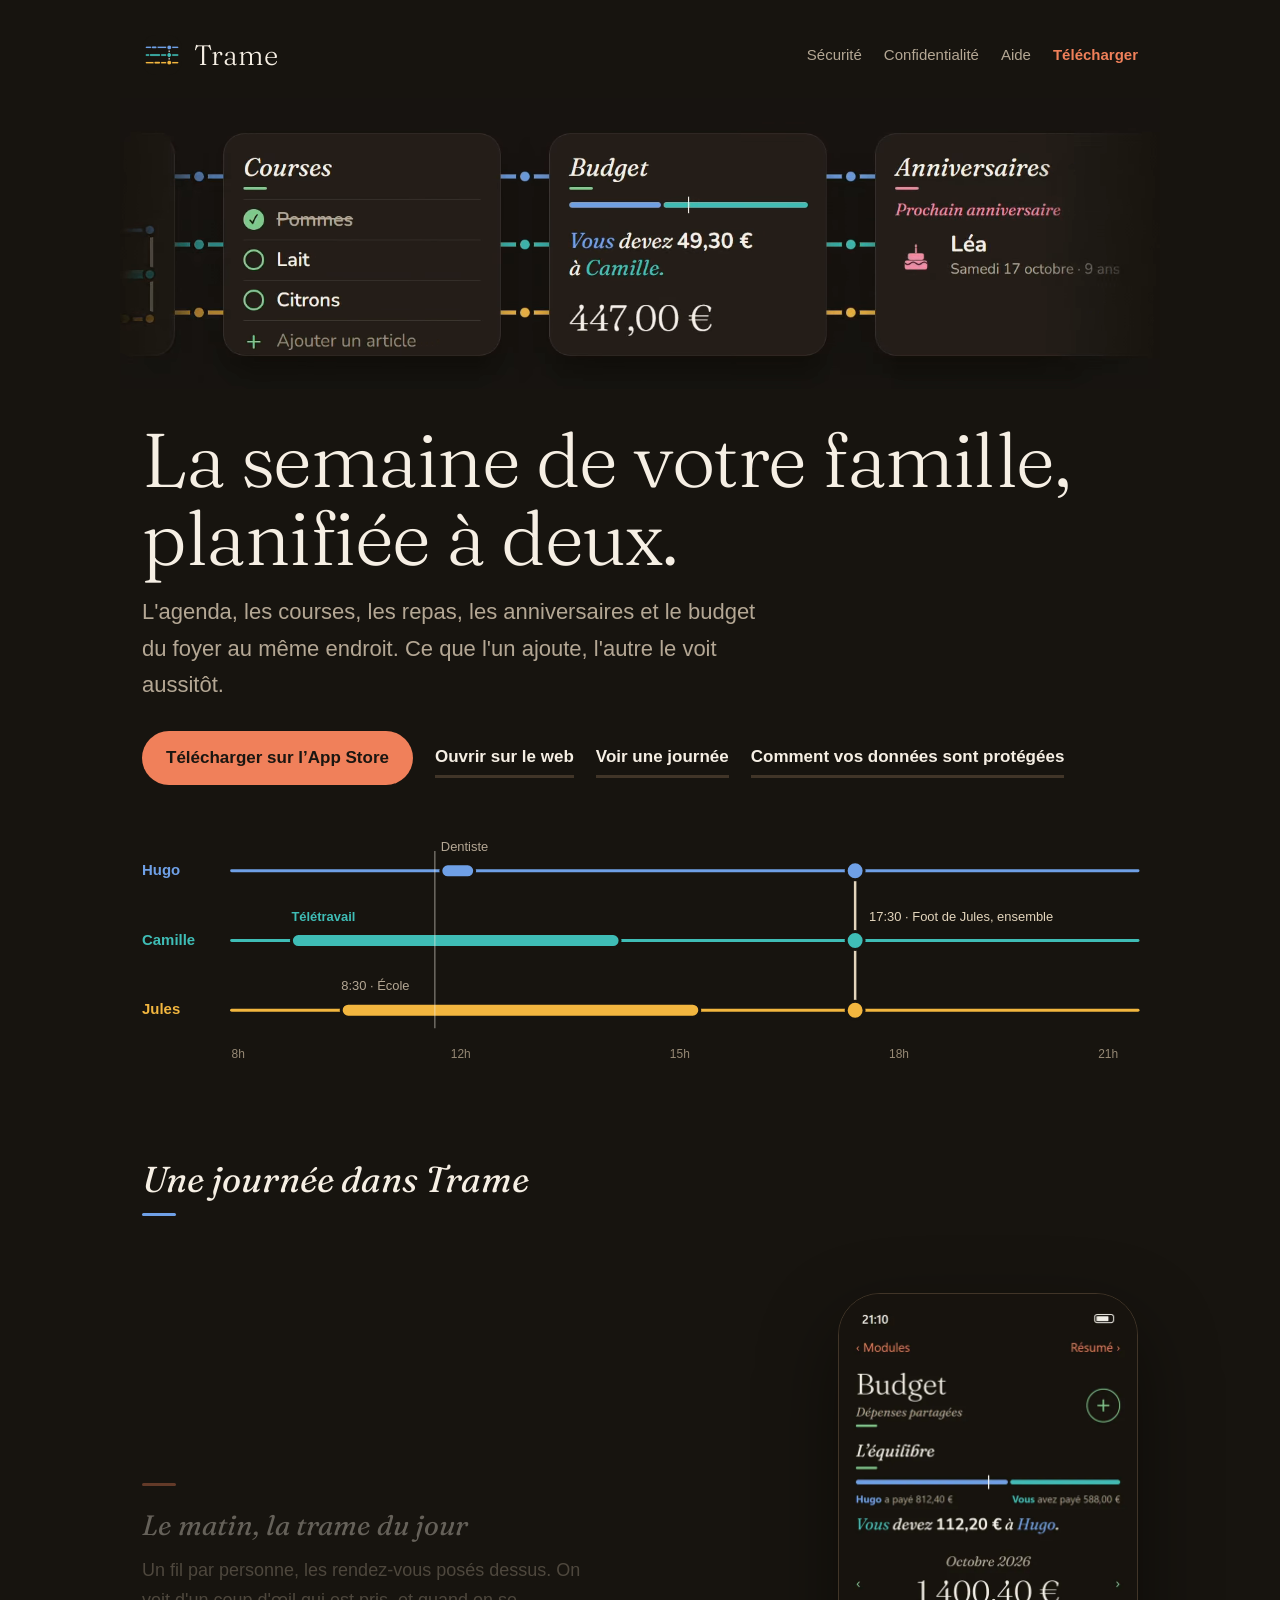
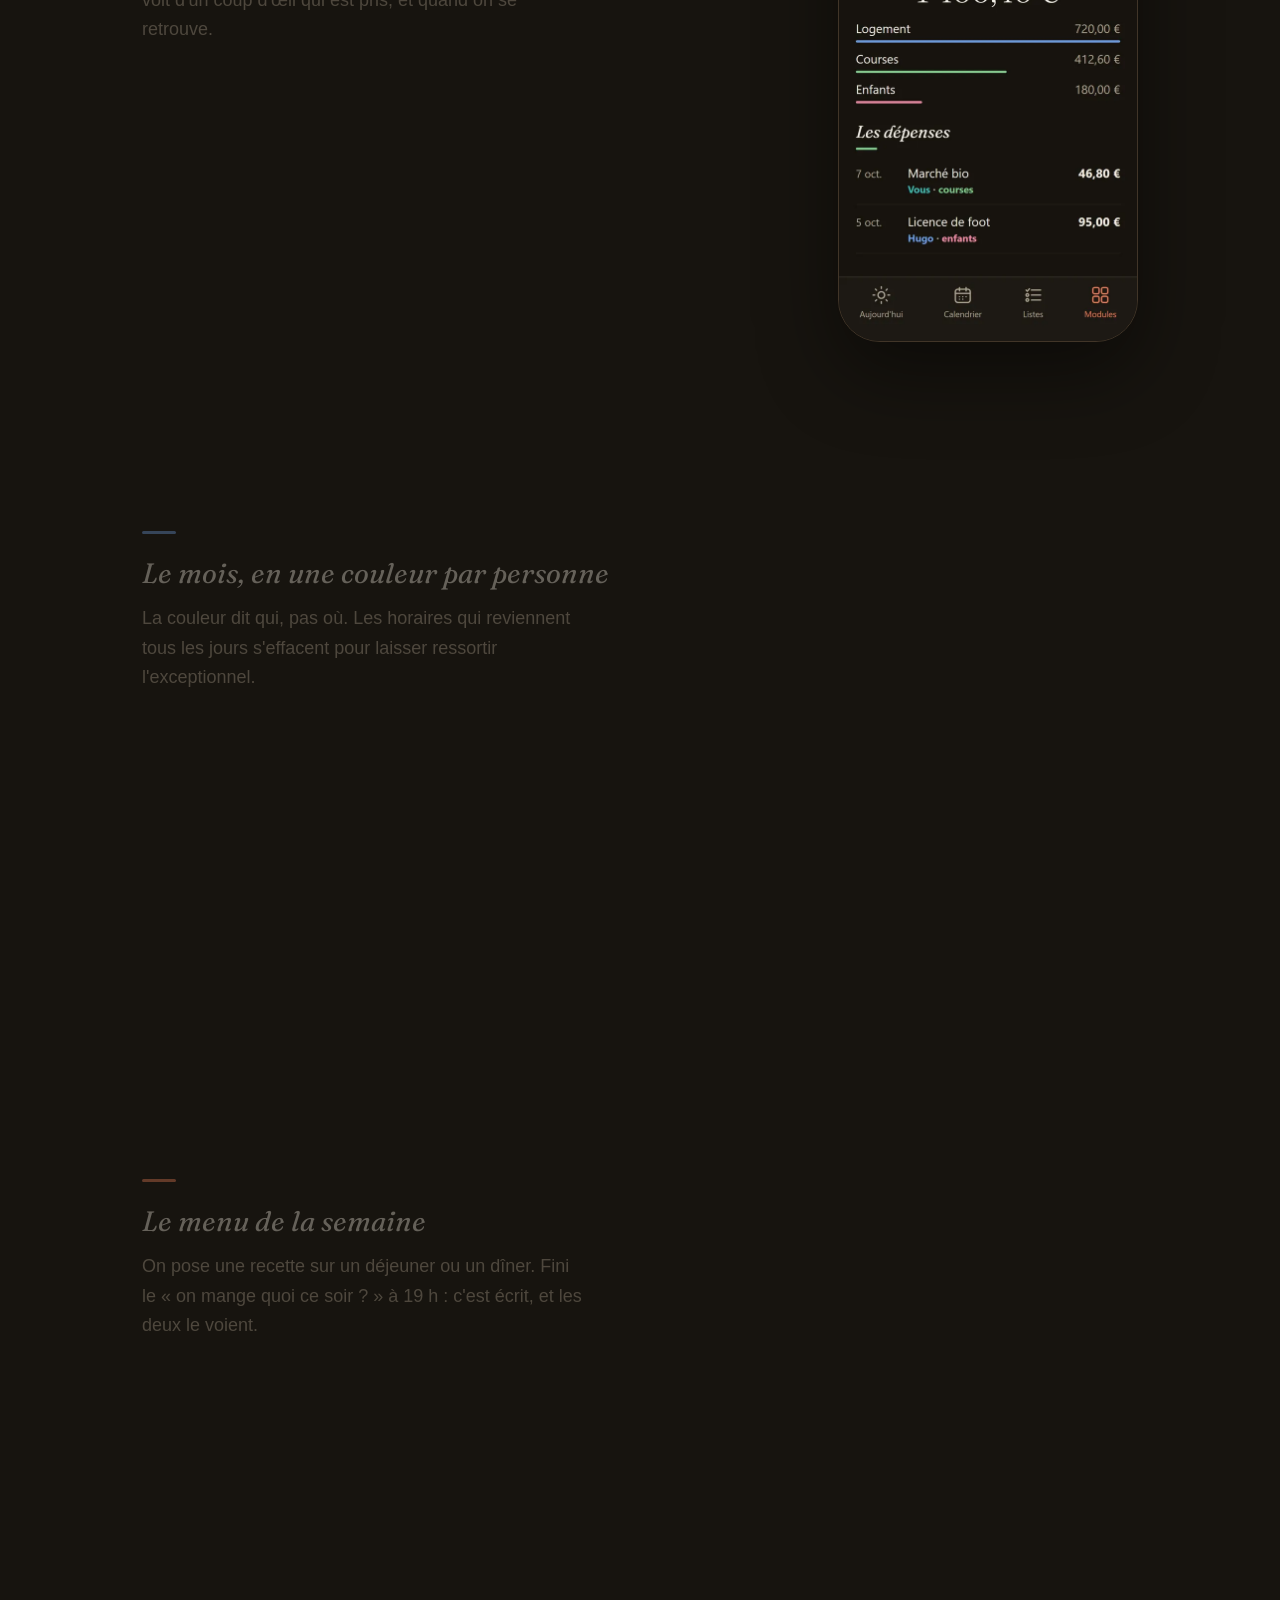
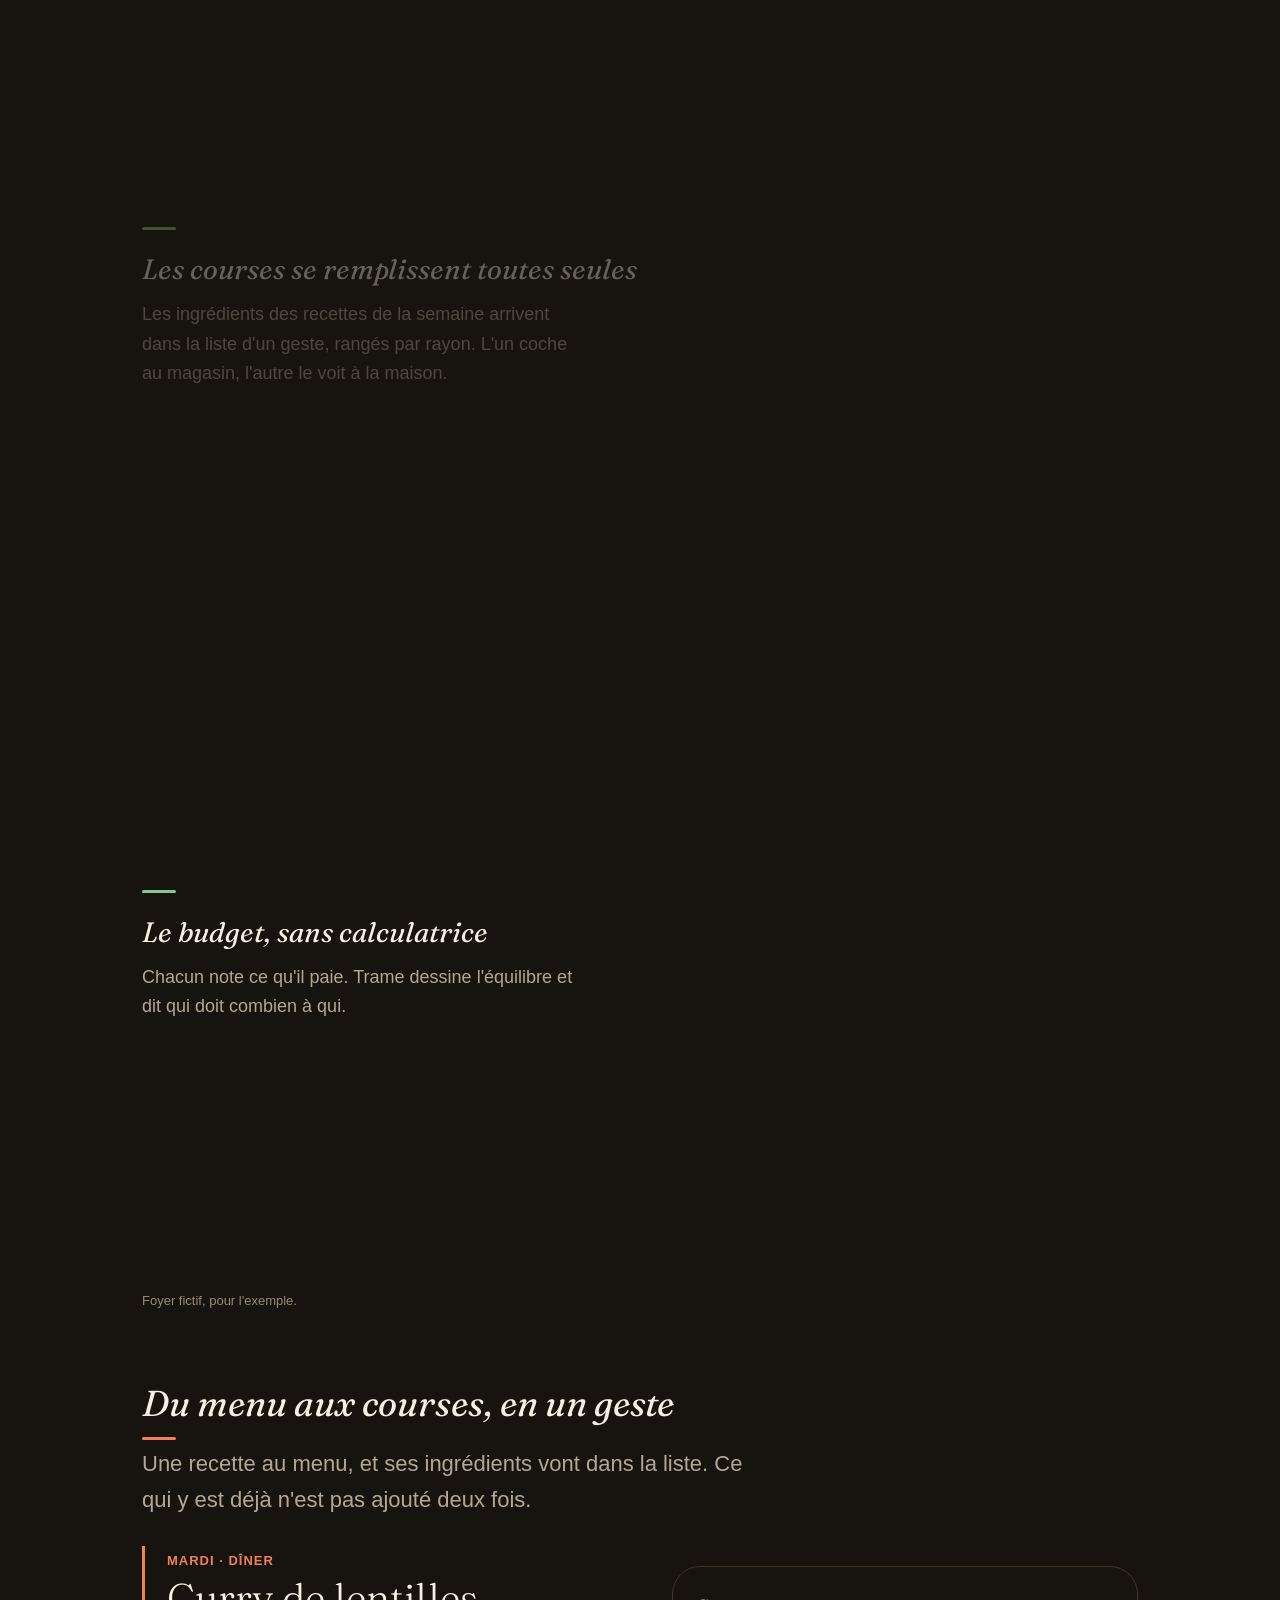
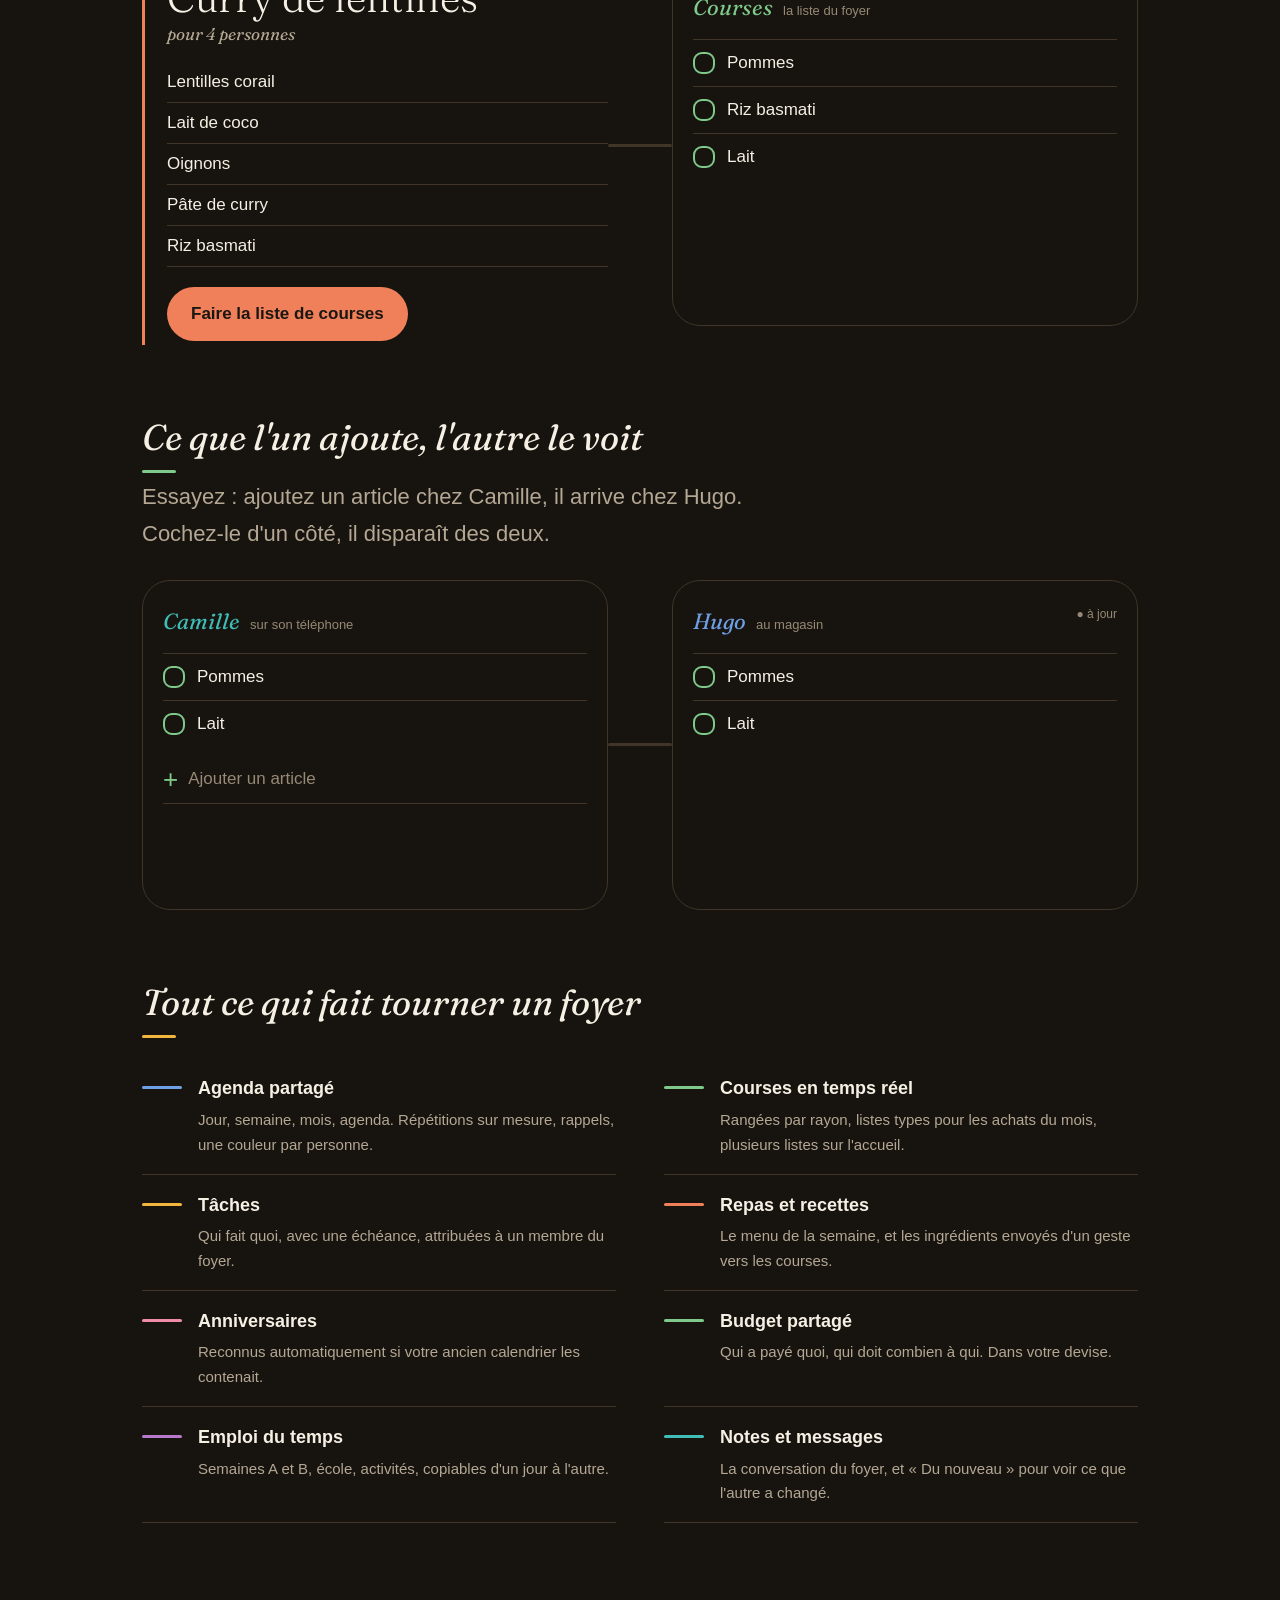
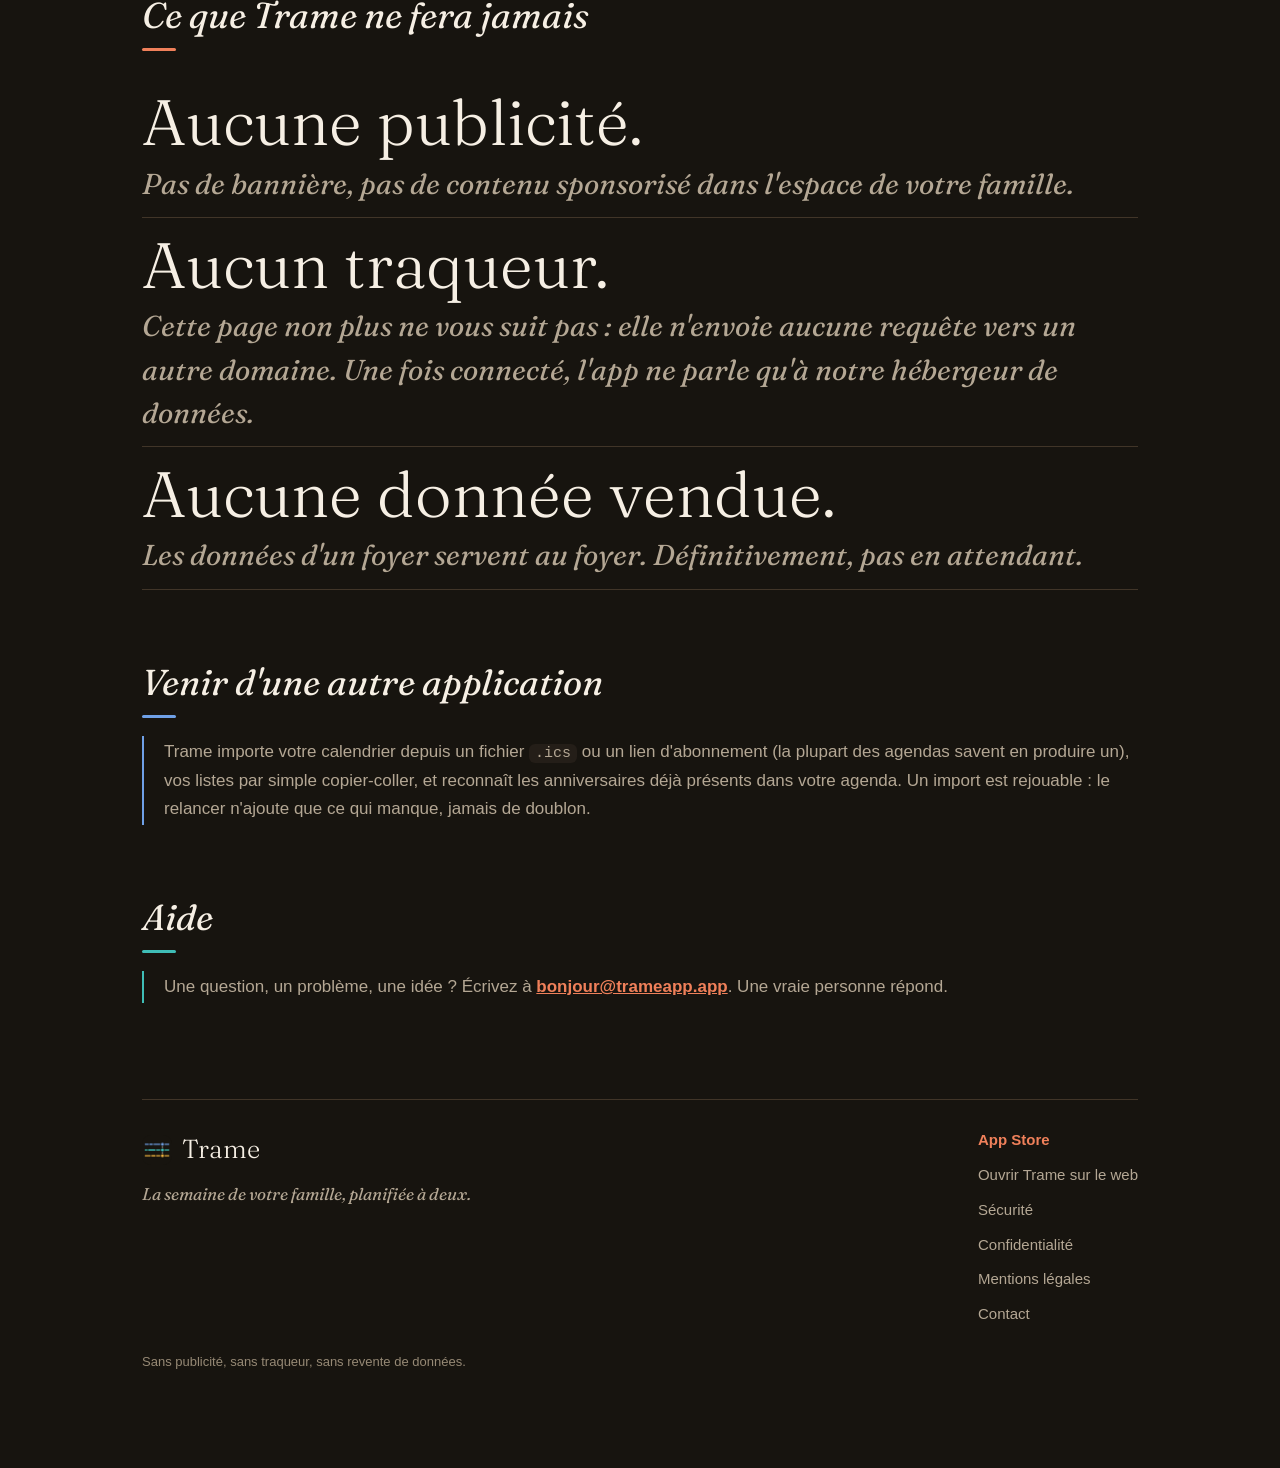
<file: index.html>
<!doctype html>
<html lang="fr">
<head>
  <meta charset="utf-8">
  <meta name="viewport" content="width=device-width, initial-scale=1">
  <title>Trame – Agenda familial : calendrier, courses et tâches du foyer</title>
  <meta name="description" content="Trame est l’agenda familial pour iPhone : calendrier partagé, listes de courses, repas, tâches et budget du foyer, en temps réel. Sans publicité.">
  <link rel="canonical" href="https://trameapp.app/">
  <meta property="og:type" content="website">
  <meta property="og:site_name" content="Trame">
  <meta property="og:locale" content="fr_CA">
  <meta property="og:url" content="https://trameapp.app/">
  <meta property="og:title" content="Trame – Agenda familial : calendrier, courses et tâches du foyer">
  <meta property="og:description" content="Trame est l’agenda familial pour iPhone : calendrier partagé, listes de courses, repas, tâches et budget du foyer, en temps réel. Sans publicité.">
  <meta property="og:image" content="https://trameapp.app/og-image.png">
  <meta property="og:image:width" content="1200">
  <meta property="og:image:height" content="630">
  <meta property="og:image:alt" content="Trame, l'agenda familial : la semaine de votre famille, planifiée à deux">
  <meta name="twitter:card" content="summary_large_image">
  <meta name="twitter:title" content="Trame – Agenda familial : calendrier, courses et tâches du foyer">
  <meta name="twitter:description" content="Trame est l’agenda familial pour iPhone : calendrier partagé, listes de courses, repas, tâches et budget du foyer, en temps réel. Sans publicité.">
  <meta name="twitter:image" content="https://trameapp.app/og-image.png">
  <script type="application/ld+json">{"@context":"https://schema.org","@graph":[{"@type":"WebSite","@id":"https://trameapp.app/#site","name":"Trame","url":"https://trameapp.app/","inLanguage":"fr"},{"@type":"SoftwareApplication","@id":"https://trameapp.app/#app","name":"Trame – Agenda familial","alternateName":"Trame","applicationCategory":"LifestyleApplication","operatingSystem":"iOS","inLanguage":"fr","description":"Trame est l’agenda familial pour iPhone : calendrier partagé, listes de courses, repas, tâches et budget du foyer, en temps réel. Sans publicité.","url":"https://trameapp.app/","image":"https://trameapp.app/og-image.png","downloadUrl":"https://apps.apple.com/fr/app/id6818599674","featureList":["Calendrier partagé avec la couleur de chaque membre","Listes de courses et de tâches en temps réel","Menu de la semaine et recettes","Budget partagé","Import des agendas Google et Outlook"],"author":{"@type":"Person","name":"Dylan Tracz"}}]}</script>
  <meta name="theme-color" content="#17140F">
  <meta name="apple-itunes-app" content="app-id=6818599674">
  <link rel="icon" href="icon.png">
  <link rel="apple-touch-icon" href="apple-touch-icon.png">
  <link rel="preload" href="polices/Fraunces_300Light.ttf" as="font" type="font/ttf" crossorigin>
  <link rel="stylesheet" href="style.css">
  <script src="site.js" defer></script>
</head>
<body>
  <main>
    <header class="entete">
      <img src="icon.png" alt="" width="40" height="40">
      <span class="marque">Trame</span>
      <nav>
        <a href="/securite">Sécurité</a>
        <a href="/confidentialite">Confidentialité</a>
        <a href="#aide">Aide</a>
        <a data-appstore href="https://apps.apple.com/fr/app/id6818599674" class="nav-app">Télécharger</a>
      </nav>
    </header>

    <!-- Boucle de 10 s, décorative et muette (motion/ : composition Site-Boucle) :
         un ruban de cartes, un module par carte, sur les trois fils de Trame.
         Foyer fictif. Ne se lance pas si « réduire les animations » est activé
         (site.js), et se met en pause hors de l'écran. -->
    <div class="boucle" aria-hidden="true">
      <video autoplay muted loop playsinline preload="metadata" poster="media/boucle.jpg" width="1500" height="520" tabindex="-1">
        <source src="media/boucle.webm" type="video/webm">
        <source src="media/boucle.mp4" type="video/mp4">
      </video>
    </div>

    <!-- --- Accueil : la promesse, puis une trame qui se tisse ------------- -->
    <section class="hero">
      <h1>La semaine de votre famille,<br>planifiée à deux.</h1>
      <p class="lead">
        L'agenda, les courses, les repas, les anniversaires et le budget du foyer au même
        endroit. Ce que l'un ajoute, l'autre le voit aussitôt.
      </p>
      <div class="boutons">
        <a class="bouton" data-appstore href="https://apps.apple.com/fr/app/id6818599674">Télécharger sur l’App Store</a>
        <a class="bouton secondaire" href="/app">Ouvrir sur le web</a>
        <a class="bouton secondaire" href="#visite">Voir une journée</a>
        <a class="bouton secondaire" href="/securite">Comment vos données sont protégées</a>
      </div>

      <!-- Un fil par personne, les rendez-vous en nœuds, un événement commun
           qui relie les fils : l'idée de l'app, dessinée. Foyer fictif. -->
      <svg class="trame-hero trame-bureau" viewBox="0 0 1000 250" role="img"
           aria-label="La trame d'une journée : un fil par membre du foyer, les rendez-vous posés dessus, un événement commun qui relie les fils.">
        <text class="nom" x="0" y="54" fill="#6FA0E6">Hugo</text>
        <text class="nom" x="0" y="124" fill="#3FBDB6">Camille</text>
        <text class="nom" x="0" y="194" fill="#F2B63F">Jules</text>
        <path class="fil" d="M90 50 H1000" stroke="#6FA0E6"/>
        <path class="fil" d="M90 120 H1000" stroke="#3FBDB6"/>
        <path class="fil" d="M90 190 H1000" stroke="#F2B63F"/>

        <text class="etiq" x="300" y="30" style="animation-delay:1.9s">Dentiste</text>
        <rect class="noeud" x="300" y="43" width="34" height="14" rx="7" fill="#6FA0E6" stroke="#17140F" stroke-width="3" style="animation-delay:1.5s"/>
        <text class="etiq" x="150" y="100" style="animation-delay:2.1s;fill:#3FBDB6;font-weight:700">Télétravail</text>
        <rect class="noeud" x="150" y="113" width="330" height="14" rx="7" fill="#3FBDB6" stroke="#17140F" stroke-width="3" style="animation-delay:1.7s"/>
        <text class="etiq" x="200" y="170" style="animation-delay:2.2s">8:30 · École</text>
        <rect class="noeud" x="200" y="183" width="360" height="14" rx="7" fill="#F2B63F" stroke="#17140F" stroke-width="3" style="animation-delay:1.8s"/>

        <!-- Le foot de Jules : les trois fils se rejoignent -->
        <path class="lien" d="M716 50 V190" stroke="#E3D5BC" style="animation-delay:2.4s"/>
        <circle class="noeud" cx="716" cy="50" r="9" fill="#6FA0E6" stroke="#17140F" stroke-width="3" style="animation-delay:2.3s"/>
        <circle class="noeud" cx="716" cy="120" r="9" fill="#3FBDB6" stroke="#17140F" stroke-width="3" style="animation-delay:2.35s"/>
        <circle class="noeud" cx="716" cy="190" r="9" fill="#F2B63F" stroke="#17140F" stroke-width="3" style="animation-delay:2.4s"/>
        <text class="etiq etiq-longue" x="730" y="100" style="animation-delay:2.7s;fill:#E3D5BC">17:30 · Foot de Jules, ensemble</text>

        <line class="maintenant" id="maintenant" x1="260" y1="30" x2="260" y2="208"/>
        <g class="heures">
          <text class="heure" x="90" y="238">8h</text><text class="heure" x="310" y="238">12h</text>
          <text class="heure" x="530" y="238">15h</text><text class="heure" x="750" y="238">18h</text><text class="heure" x="960" y="238">21h</text>
        </g>
      </svg>

      <!-- Version téléphone : le même dessin recomposé pour un écran étroit
           (prénoms au-dessus des fils, textes à taille lisible), au lieu de
           la version large réduite au tiers. -->
      <svg class="trame-hero trame-mobile" viewBox="0 0 360 300" role="img"
           aria-label="La trame d'une journée : un fil par membre du foyer, les rendez-vous posés dessus, un événement commun qui relie les fils.">
        <text class="nom" x="0" y="38" fill="#6FA0E6">Hugo</text>
        <text class="nom" x="0" y="123" fill="#3FBDB6">Camille</text>
        <text class="nom" x="0" y="208" fill="#F2B63F">Jules</text>
        <path class="fil" d="M0 55 H360" stroke="#6FA0E6"/>
        <path class="fil" d="M0 140 H360" stroke="#3FBDB6"/>
        <path class="fil" d="M0 225 H360" stroke="#F2B63F"/>
        <text class="etiq" x="92" y="38" style="animation-delay:1.9s">10:30 · Dentiste</text>
        <rect class="noeud" x="92" y="48" width="22" height="14" rx="7" fill="#6FA0E6" stroke="#17140F" stroke-width="3" style="animation-delay:1.5s"/>
        <text class="etiq" x="92" y="123" style="animation-delay:2.1s;fill:#3FBDB6;font-weight:700">Télétravail</text>
        <rect class="noeud" x="30" y="133" width="150" height="14" rx="7" fill="#3FBDB6" stroke="#17140F" stroke-width="3" style="animation-delay:1.7s"/>
        <text class="etiq" x="92" y="208" style="animation-delay:2.2s">8:30 · École</text>
        <rect class="noeud" x="40" y="218" width="160" height="14" rx="7" fill="#F2B63F" stroke="#17140F" stroke-width="3" style="animation-delay:1.8s"/>
        <path class="lien" d="M270 55 V225" stroke="#E3D5BC" style="animation-delay:2.4s"/>
        <circle class="noeud" cx="270" cy="55" r="8" fill="#6FA0E6" stroke="#17140F" stroke-width="3" style="animation-delay:2.3s"/>
        <circle class="noeud" cx="270" cy="140" r="8" fill="#3FBDB6" stroke="#17140F" stroke-width="3" style="animation-delay:2.35s"/>
        <circle class="noeud" cx="270" cy="225" r="8" fill="#F2B63F" stroke="#17140F" stroke-width="3" style="animation-delay:2.4s"/>
        <text class="etiq" x="360" y="275" text-anchor="end" style="animation-delay:2.7s;fill:#E3D5BC">17:30 · Foot de Jules, ensemble</text>
        <line class="maintenant" id="maintenant-m" x1="70" y1="20" x2="70" y2="240"/>
      </svg>
    </section>

    <!-- --- Une journée, écran par écran ------------------------------------ -->
    <h2 id="visite" style="--fil: var(--ardoise)">Une journée dans Trame</h2>
    <div class="jauge" aria-hidden="true"><i></i><i></i><i></i><i></i><i></i></div>
    <div class="visite">
      <div class="etapes">
        <div class="etape" data-ecran="0">
          <div class="fil-etape" style="background: var(--terracotta)"></div>
          <h3>Le matin, la trame du jour</h3>
          <p>Un fil par personne, les rendez-vous posés dessus. On voit d'un coup d'œil qui est pris, et quand on se retrouve.</p>
          <img class="ecran-mobile" width="600" height="1298" decoding="async" src="captures/ecran-aujourdhui.webp" alt="Écran Aujourd'hui de Trame" loading="lazy">
        </div>
        <div class="etape" data-ecran="1">
          <div class="fil-etape" style="background: var(--ardoise)"></div>
          <h3>Le mois, en une couleur par personne</h3>
          <p>La couleur dit qui, pas où. Les horaires qui reviennent tous les jours s'effacent pour laisser ressortir l'exceptionnel.</p>
          <img class="ecran-mobile" width="600" height="1298" decoding="async" src="captures/ecran-calendrier.webp" alt="Calendrier du mois dans Trame" loading="lazy">
        </div>
        <div class="etape" data-ecran="2">
          <div class="fil-etape" style="background: var(--terracotta)"></div>
          <h3>Le menu de la semaine</h3>
          <p>On pose une recette sur un déjeuner ou un dîner. Fini le « on mange quoi ce soir ? » à 19 h : c'est écrit, et les deux le voient.</p>
          <img class="ecran-mobile" width="600" height="1298" decoding="async" src="captures/ecran-repas.webp" alt="Menu de la semaine dans Trame" loading="lazy">
        </div>
        <div class="etape" data-ecran="3">
          <div class="fil-etape" style="background: var(--sauge)"></div>
          <h3>Les courses se remplissent toutes seules</h3>
          <p>Les ingrédients des recettes de la semaine arrivent dans la liste d'un geste, rangés par rayon. L'un coche au magasin, l'autre le voit à la maison.</p>
          <img class="ecran-mobile" width="600" height="1298" decoding="async" src="captures/ecran-courses.webp" alt="Liste de courses dans Trame" loading="lazy">
        </div>
        <div class="etape" data-ecran="4">
          <div class="fil-etape" style="background: var(--sauge)"></div>
          <h3>Le budget, sans calculatrice</h3>
          <p>Chacun note ce qu'il paie. Trame dessine l'équilibre et dit qui doit combien à qui.</p>
          <img class="ecran-mobile" width="600" height="1298" decoding="async" src="captures/ecran-budget.webp" alt="Budget partagé dans Trame" loading="lazy">
        </div>
      </div>
      <div class="telephone" aria-hidden="true">
        <div class="cadre">
          <img class="montre" width="600" height="1298" decoding="async" loading="lazy" src="captures/ecran-aujourdhui.webp" alt="">
          <img width="600" height="1298" decoding="async" loading="lazy" src="captures/ecran-calendrier.webp" alt="">
          <img width="600" height="1298" decoding="async" loading="lazy" src="captures/ecran-repas.webp" alt="">
          <img width="600" height="1298" decoding="async" loading="lazy" src="captures/ecran-courses.webp" alt="">
          <img width="600" height="1298" decoding="async" loading="lazy" src="captures/ecran-budget.webp" alt="">
        </div>
      </div>
    </div>
    <p class="note-captures">Foyer fictif, pour l'exemple.</p>

    <!-- --- Du menu aux courses ----------------------------------------------- -->
    <h2 style="--fil: var(--terracotta)">Du menu aux courses, en un geste</h2>
    <p class="lead revele">Une recette au menu, et ses ingrédients vont dans la liste. Ce qui y est déjà n'est pas ajouté deux fois.</p>
    <div class="menu-courses revele">
      <div class="recette">
        <div class="recette-quand">Mardi · dîner</div>
        <div class="recette-titre">Curry de lentilles</div>
        <div class="recette-pour">pour 4 personnes</div>
        <ul id="ingredients">
          <li>Lentilles corail</li><li>Lait de coco</li><li>Oignons</li><li>Pâte de curry</li><li>Riz basmati</li>
        </ul>
        <button type="button" class="bouton" id="envoyer-courses">Faire la liste de courses</button>
      </div>
      <div class="lien-demo" aria-hidden="true"><i id="perle-courses"></i></div>
      <div class="tel">
        <div class="qui" style="color: var(--sauge)">Courses <small>la liste du foyer</small></div>
        <ul id="liste-courses"><li>Pommes</li><li>Riz basmati</li><li>Lait</li></ul>
        <p class="bilan" id="bilan-courses" aria-live="polite"></p>
      </div>
    </div>

    <!-- --- Le temps réel, à essayer ----------------------------------------- -->
    <h2 style="--fil: var(--sauge)">Ce que l'un ajoute, l'autre le voit</h2>
    <p class="lead revele">Essayez : ajoutez un article chez Camille, il arrive chez Hugo. Cochez-le d'un côté, il disparaît des deux.</p>
    <div class="demo revele">
      <div class="tel">
        <div class="qui" style="color: var(--canard)">Camille <small>sur son téléphone</small></div>
        <ul id="demo-camille"><li>Pommes</li><li>Lait</li></ul>
        <form id="demo-form" autocomplete="off">
          <span aria-hidden="true">+</span>
          <input id="demo-saisie" maxlength="40" placeholder="Ajouter un article" aria-label="Ajouter un article chez Camille">
        </form>
      </div>
      <div class="lien-demo" aria-hidden="true"><i id="demo-lien"></i></div>
      <div class="tel">
        <div class="qui" style="color: var(--ardoise)">Hugo <small>au magasin</small></div>
        <span class="signal" id="demo-signal">● à jour</span>
        <ul id="demo-hugo"><li>Pommes</li><li>Lait</li></ul>
      </div>
    </div>

    <!-- --- Sommaire ---------------------------------------------------------- -->
    <h2 id="modules" style="--fil: var(--ocre)">Tout ce qui fait tourner un foyer</h2>
    <div class="sommaire">
      <div class="ligne"><div class="brin" style="background: var(--ardoise)"></div><div><h3>Agenda partagé</h3><p>Jour, semaine, mois, agenda. Répétitions sur mesure, rappels, une couleur par personne.</p></div></div>
      <div class="ligne"><div class="brin" style="background: var(--sauge)"></div><div><h3>Courses en temps réel</h3><p>Rangées par rayon, listes types pour les achats du mois, plusieurs listes sur l'accueil.</p></div></div>
      <div class="ligne"><div class="brin" style="background: var(--ocre)"></div><div><h3>Tâches</h3><p>Qui fait quoi, avec une échéance, attribuées à un membre du foyer.</p></div></div>
      <div class="ligne"><div class="brin" style="background: var(--terracotta)"></div><div><h3>Repas et recettes</h3><p>Le menu de la semaine, et les ingrédients envoyés d'un geste vers les courses.</p></div></div>
      <div class="ligne"><div class="brin" style="background: var(--rose)"></div><div><h3>Anniversaires</h3><p>Reconnus automatiquement si votre ancien calendrier les contenait.</p></div></div>
      <div class="ligne"><div class="brin" style="background: var(--sauge)"></div><div><h3>Budget partagé</h3><p>Qui a payé quoi, qui doit combien à qui. Dans votre devise.</p></div></div>
      <div class="ligne"><div class="brin" style="background: var(--prune)"></div><div><h3>Emploi du temps</h3><p>Semaines A et B, école, activités, copiables d'un jour à l'autre.</p></div></div>
      <div class="ligne"><div class="brin" style="background: var(--canard)"></div><div><h3>Notes et messages</h3><p>La conversation du foyer, et « Du nouveau » pour voir ce que l'autre a changé.</p></div></div>
    </div>

    <!-- --- Ce que Trame ne fait pas ------------------------------------------ -->
    <h2 style="--fil: var(--terracotta)">Ce que Trame ne fera jamais</h2>
    <div class="promesses">
      <div class="promesse revele">Aucune publicité.<em>Pas de bannière, pas de contenu sponsorisé dans l'espace de votre famille.</em></div>
      <div class="promesse revele">Aucun traqueur.<em>Cette page non plus ne vous suit pas : elle n'envoie aucune requête vers un autre domaine. Une fois connecté, l'app ne parle qu'à notre hébergeur de données.</em></div>
      <div class="promesse revele">Aucune donnée vendue.<em>Les données d'un foyer servent au foyer. Définitivement, pas en attendant.</em></div>
    </div>

    <!-- --- Venir d'ailleurs ------------------------------------------------- -->
    <h2 style="--fil: var(--ardoise)">Venir d'une autre application</h2>
    <section class="bloc revele" style="--fil: var(--ardoise)">
      <p>
        Trame importe votre calendrier depuis un fichier <code>.ics</code> ou un lien d'abonnement
        (la plupart des agendas savent en produire un), vos listes par simple copier-coller, et reconnaît les
        anniversaires déjà présents dans votre agenda. Un import est rejouable : le relancer
        n'ajoute que ce qui manque, jamais de doublon.
      </p>
    </section>

    <h2 id="aide" style="--fil: var(--canard)">Aide</h2>
    <section class="bloc revele" style="--fil: var(--canard)">
      <p>
        Une question, un problème, une idée ? Écrivez à
        <strong><a href="mailto:bonjour@trameapp.app">bonjour@trameapp.app</a></strong>. Une vraie personne répond.
      </p>
    </section>

    <footer class="pied">
      <div class="pied-marque">
        <a href="/" class="pied-logo" aria-label="Accueil de Trame">
          <img src="icon.png" alt="" width="30" height="30">
          <span class="marque">Trame</span>
        </a>
        <p class="pied-devise">La semaine de votre famille, planifiée à deux.</p>
      </div>
      <nav class="pied-liens" aria-label="Pied de page">
        <a data-appstore href="https://apps.apple.com/fr/app/id6818599674">App Store</a>
        <a href="/app">Ouvrir Trame sur le web</a>
        <a href="/securite">Sécurité</a>
        <a href="/confidentialite">Confidentialité</a>
        <a href="/mentions-legales">Mentions légales</a>
        <a href="mailto:bonjour@trameapp.app">Contact</a>
      </nav>
      <p class="pied-mention">Sans publicité, sans traqueur, sans revente de données.</p>
    </footer>
  </main>
</body>
</html>
</file>
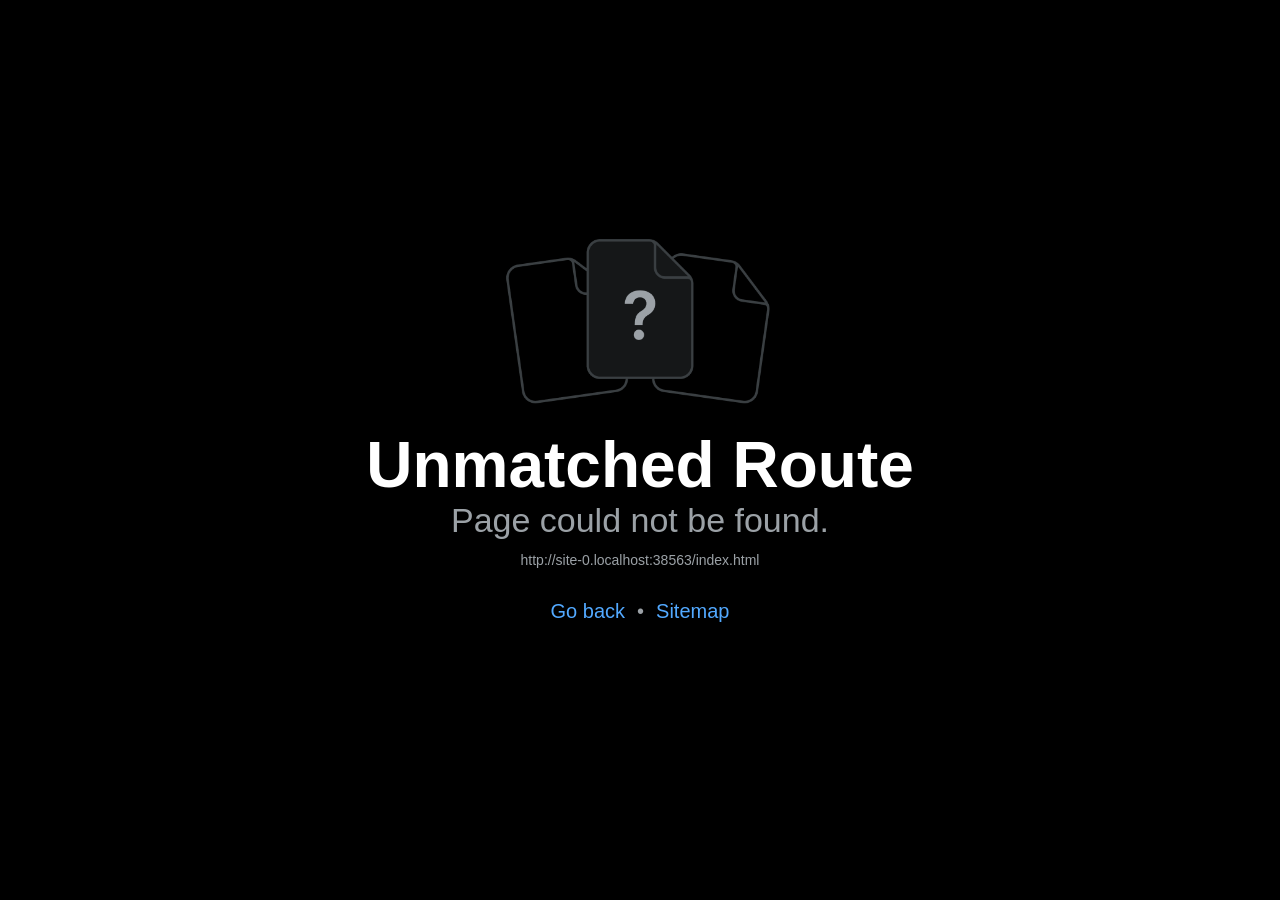
<file: app/index.html>
<!DOCTYPE html>
<html lang="en">
  <head>
    <meta charset="utf-8" />
    <meta httpEquiv="X-UA-Compatible" content="IE=edge" />
    <meta name="viewport" content="width=device-width, initial-scale=1, shrink-to-fit=no" />
    <title>Trame</title>
    <!-- The `react-native-web` recommended style reset: https://necolas.github.io/react-native-web/docs/setup/#root-element -->
    <style id="expo-reset">
      /* These styles make the body full-height */
      html,
      body {
        height: 100%;
      }
      /* These styles disable body scrolling if you are using <ScrollView> */
      body {
        overflow: hidden;
      }
      /* These styles make the root element full-height */
      #root {
        display: flex;
        height: 100%;
        flex: 1;
      }
    </style>
  <meta name="theme-color" content="#17140F">
<link rel="icon" href="/app/favicon.ico"/></head>

  <body>
    <!-- Use static rendering with Expo Router to support running without JavaScript. -->
    <noscript>
      You need to enable JavaScript to run this app.
    </noscript>
    <!-- The root element for your Expo app. -->
    <div id="root"></div>
  <script src="/app/_expo/static/js/web/entry-f65c0c6ddbd19a0eddcf3492d1477664.js" defer></script>
</body>
</html>
</file>
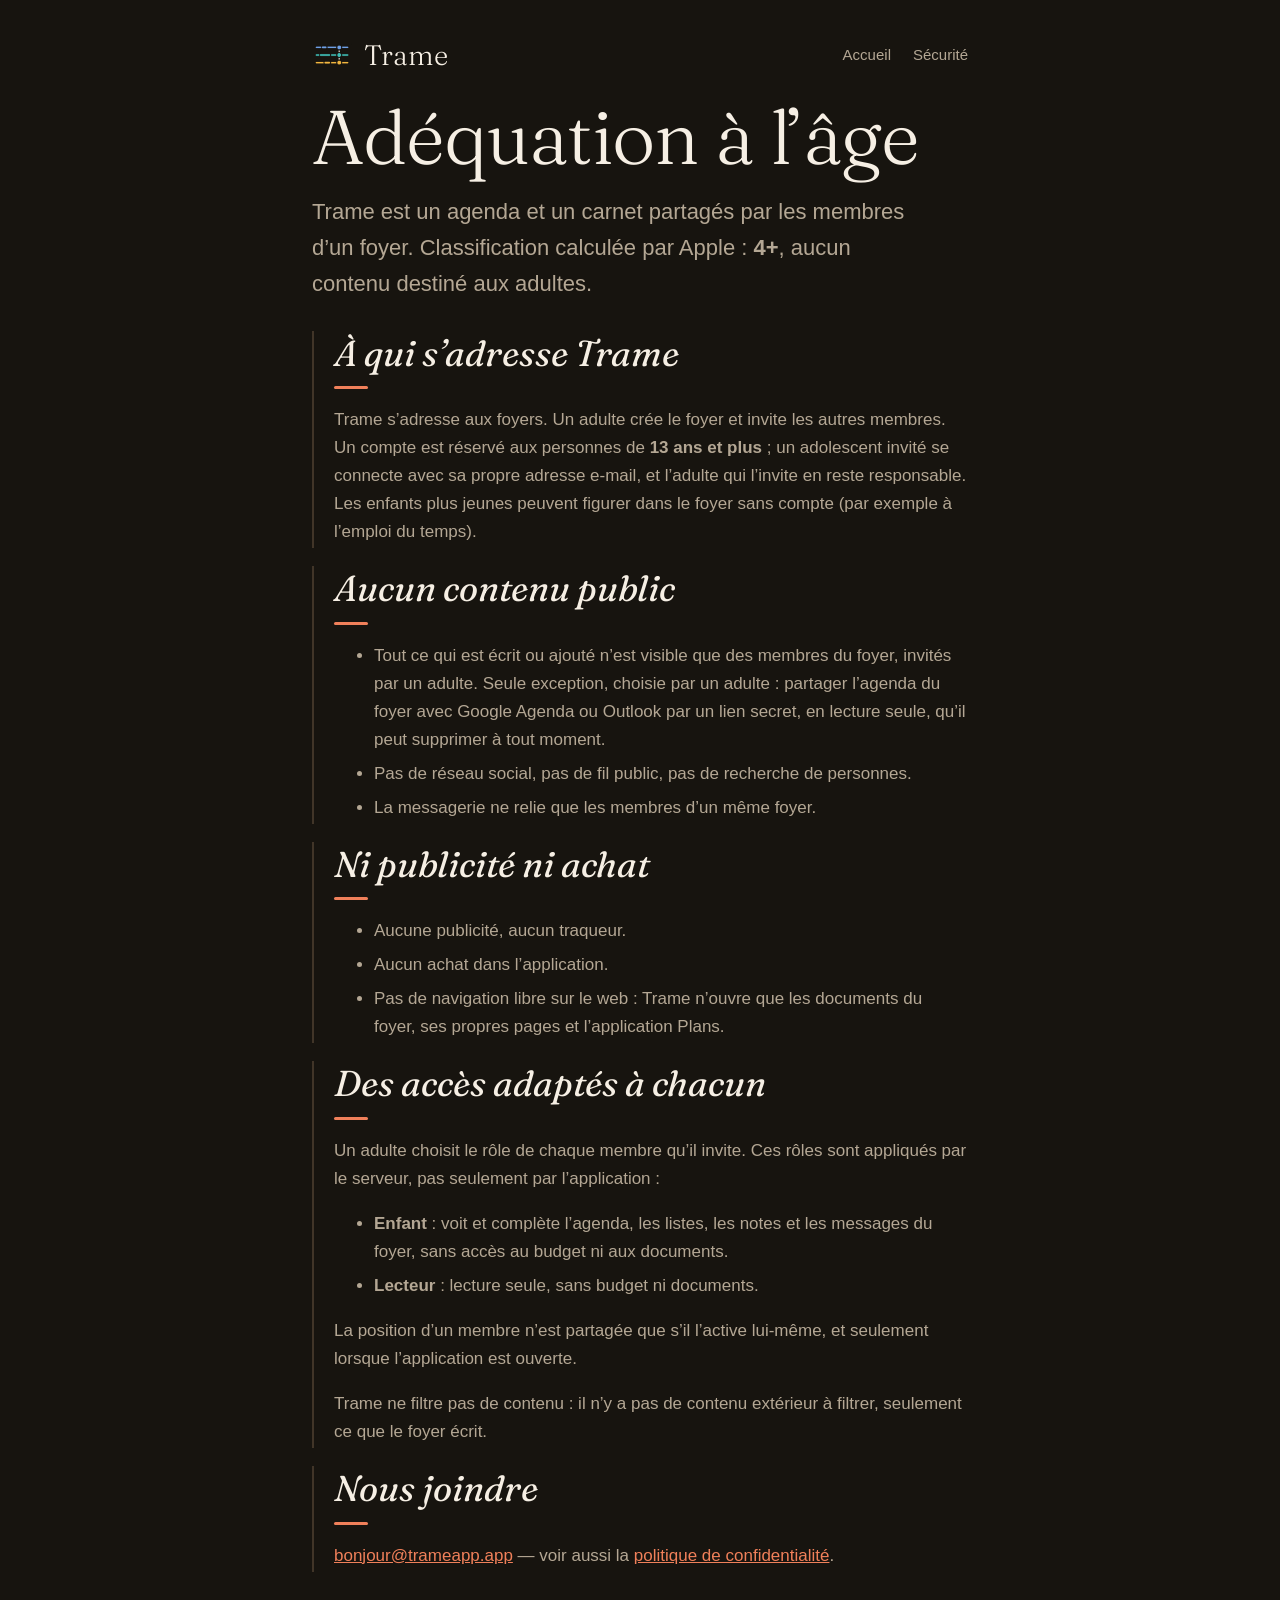
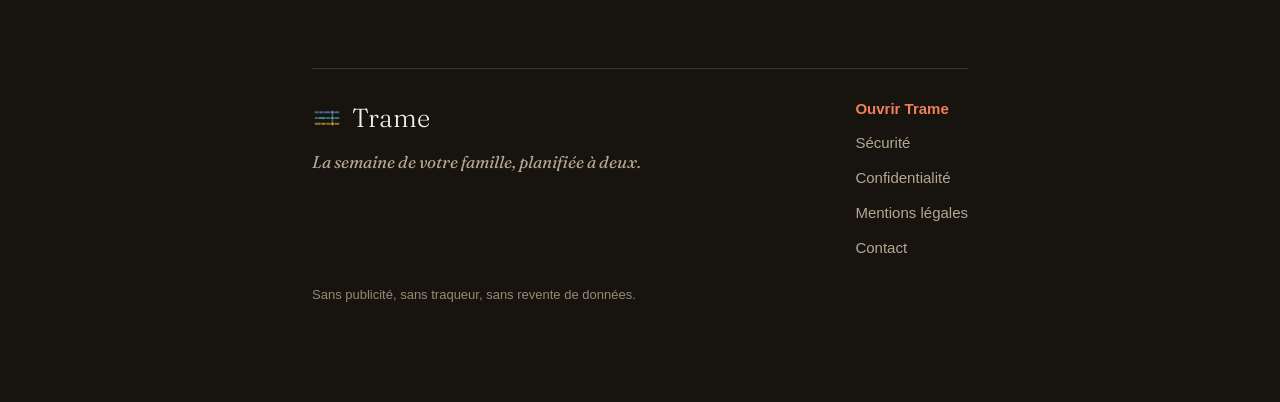
<file: age.html>
<!doctype html>
<html lang="fr-CA">
<head>
  <meta charset="utf-8">
  <meta name="viewport" content="width=device-width, initial-scale=1">
  <title>Trame — Adéquation à l’âge</title>
  <meta name="description" content="Classification par âge et protection des plus jeunes dans Trame.">
  <link rel="icon" href="icon.png">
  <link rel="apple-touch-icon" href="apple-touch-icon.png">
  <link rel="canonical" href="https://trameapp.app/age">
  <meta property="og:type" content="website">
  <meta property="og:site_name" content="Trame">
  <meta property="og:locale" content="fr_CA">
  <meta property="og:url" content="https://trameapp.app/age">
  <meta property="og:title" content="Trame — Adéquation à l’âge">
  <meta property="og:description" content="Classification par âge et protection des plus jeunes dans Trame.">
  <meta property="og:image" content="https://trameapp.app/og-image.png">
  <meta property="og:image:width" content="1200">
  <meta property="og:image:height" content="630">
  <meta property="og:image:alt" content="Trame, l'agenda familial : la semaine de votre famille, planifiée à deux">
  <meta name="twitter:card" content="summary_large_image">
  <meta name="twitter:title" content="Trame — Adéquation à l’âge">
  <meta name="twitter:description" content="Classification par âge et protection des plus jeunes dans Trame.">
  <meta name="twitter:image" content="https://trameapp.app/og-image.png">
  <meta name="theme-color" content="#17140F">
  <link rel="stylesheet" href="style.css">
</head>
<body>
  <main class="etroit">
    <header class="entete">
      <img src="icon.png" alt="" width="52" height="52">
      <span class="marque">Trame</span>
      <nav><a href="/">Accueil</a><a href="/securite">Sécurité</a></nav>
    </header>
    <h1>Adéquation à l’âge</h1>
    <p class="lead">Trame est un agenda et un carnet partagés par les membres d’un foyer. Classification calculée par Apple : <strong>4+</strong>, aucun contenu destiné aux adultes.</p>

    <section class="bloc">
      <h2>À qui s’adresse Trame</h2>
      <p>Trame s’adresse aux foyers. Un adulte crée le foyer et invite les autres membres. Un compte est réservé aux personnes de <strong>13 ans et plus</strong> ; un adolescent invité se connecte avec sa propre adresse e-mail, et l’adulte qui l’invite en reste responsable. Les enfants plus jeunes peuvent figurer dans le foyer sans compte (par exemple à l’emploi du temps).</p>
    </section>

    <section class="bloc">
      <h2>Aucun contenu public</h2>
      <ul>
        <li>Tout ce qui est écrit ou ajouté n’est visible que des membres du foyer, invités par un adulte. Seule exception, choisie par un adulte : partager l’agenda du foyer avec Google Agenda ou Outlook par un lien secret, en lecture seule, qu’il peut supprimer à tout moment.</li>
        <li>Pas de réseau social, pas de fil public, pas de recherche de personnes.</li>
        <li>La messagerie ne relie que les membres d’un même foyer.</li>
      </ul>
    </section>

    <section class="bloc">
      <h2>Ni publicité ni achat</h2>
      <ul>
        <li>Aucune publicité, aucun traqueur.</li>
        <li>Aucun achat dans l’application.</li>
        <li>Pas de navigation libre sur le web : Trame n’ouvre que les documents du foyer, ses propres pages et l’application Plans.</li>
      </ul>
    </section>

    <section class="bloc">
      <h2>Des accès adaptés à chacun</h2>
      <p>Un adulte choisit le rôle de chaque membre qu’il invite. Ces rôles sont appliqués par le serveur, pas seulement par l’application :</p>
      <ul>
        <li><strong>Enfant</strong> : voit et complète l’agenda, les listes, les notes et les messages du foyer, sans accès au budget ni aux documents.</li>
        <li><strong>Lecteur</strong> : lecture seule, sans budget ni documents.</li>
      </ul>
      <p>La position d’un membre n’est partagée que s’il l’active lui-même, et seulement lorsque l’application est ouverte.</p>
      <p>Trame ne filtre pas de contenu : il n’y a pas de contenu extérieur à filtrer, seulement ce que le foyer écrit.</p>
    </section>

    <section class="bloc">
      <h2>Nous joindre</h2>
      <p><a href="mailto:bonjour@trameapp.app">bonjour@trameapp.app</a> — voir aussi la <a href="/confidentialite">politique de confidentialité</a>.</p>
    </section>
    <footer class="pied">
      <div class="pied-marque">
        <a href="/" class="pied-logo" aria-label="Accueil de Trame">
          <img src="icon.png" alt="" width="30" height="30">
          <span class="marque">Trame</span>
        </a>
        <p class="pied-devise">La semaine de votre famille, planifiée à deux.</p>
      </div>
      <nav class="pied-liens" aria-label="Pied de page">
        <a href="/app">Ouvrir Trame</a>
        <a href="/securite">Sécurité</a>
        <a href="/confidentialite">Confidentialité</a>
        <a href="/mentions-legales">Mentions légales</a>
        <a href="mailto:bonjour@trameapp.app">Contact</a>
      </nav>
      <p class="pied-mention">Sans publicité, sans traqueur, sans revente de données.</p>
    </footer>
  </main>
</body>
</html>
</file>
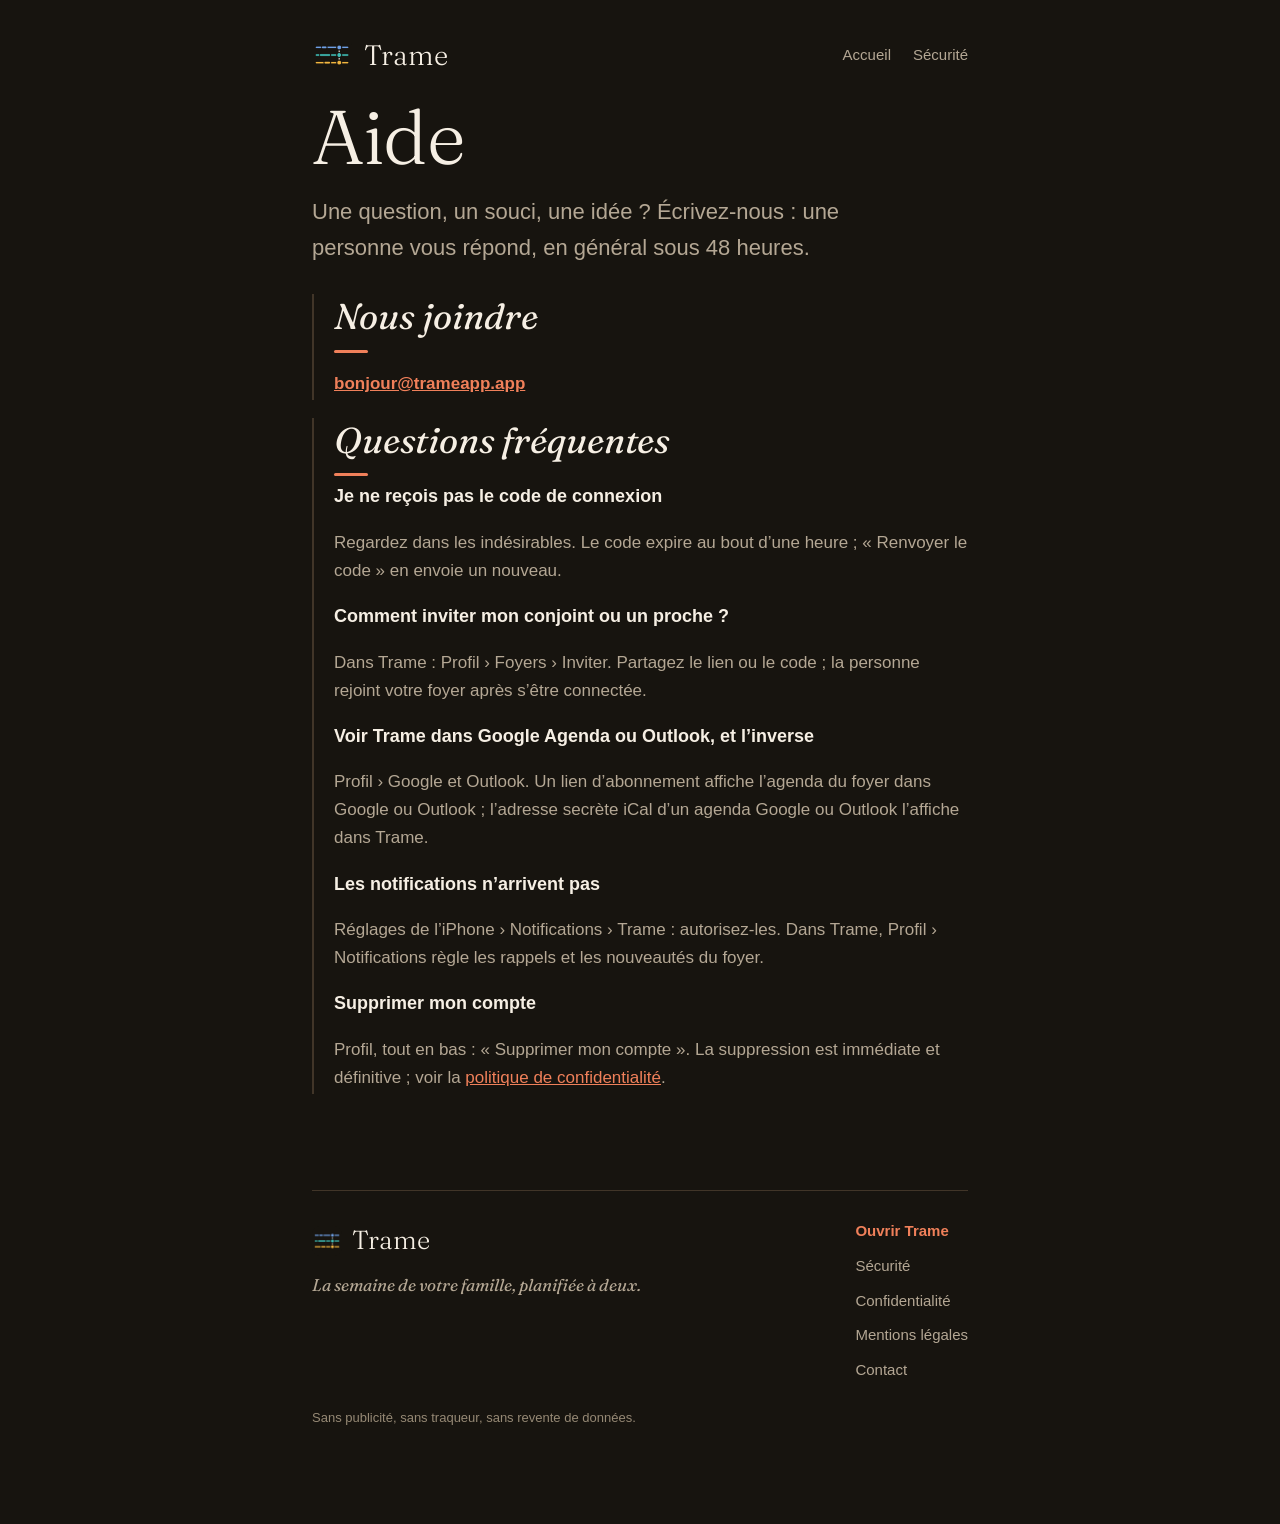
<file: aide.html>
<!doctype html>
<html lang="fr-CA">
<head>
  <meta charset="utf-8">
  <meta name="viewport" content="width=device-width, initial-scale=1">
  <title>Trame — Aide et contact</title>
  <meta name="description" content="Aide de Trame : importer un agenda Google ou Outlook, inviter son partenaire, supprimer son compte et nous écrire.">
  <link rel="icon" href="icon.png">
  <link rel="apple-touch-icon" href="apple-touch-icon.png">
  <link rel="canonical" href="https://trameapp.app/aide">
  <meta property="og:type" content="website">
  <meta property="og:site_name" content="Trame">
  <meta property="og:locale" content="fr_CA">
  <meta property="og:url" content="https://trameapp.app/aide">
  <meta property="og:title" content="Trame — Aide et contact">
  <meta property="og:description" content="Aide de Trame : importer un agenda Google ou Outlook, inviter son partenaire, supprimer son compte et nous écrire.">
  <meta property="og:image" content="https://trameapp.app/og-image.png">
  <meta property="og:image:width" content="1200">
  <meta property="og:image:height" content="630">
  <meta property="og:image:alt" content="Trame, l'agenda familial : la semaine de votre famille, planifiée à deux">
  <meta name="twitter:card" content="summary_large_image">
  <meta name="twitter:title" content="Trame — Aide et contact">
  <meta name="twitter:description" content="Aide de Trame : importer un agenda Google ou Outlook, inviter son partenaire, supprimer son compte et nous écrire.">
  <meta name="twitter:image" content="https://trameapp.app/og-image.png">
  <meta name="theme-color" content="#17140F">
  <link rel="stylesheet" href="style.css">
</head>
<body>
  <main class="etroit">
    <header class="entete">
      <img src="icon.png" alt="" width="52" height="52">
      <span class="marque">Trame</span>
      <nav><a href="/">Accueil</a><a href="/securite">Sécurité</a></nav>
    </header>
    <h1>Aide</h1>
    <p class="lead">Une question, un souci, une idée ? Écrivez-nous : une personne vous répond, en général sous 48 heures.</p>

    <section class="bloc">
      <h2>Nous joindre</h2>
      <p><strong><a href="mailto:bonjour@trameapp.app">bonjour@trameapp.app</a></strong></p>
    </section>

    <section class="bloc">
      <h2>Questions fréquentes</h2>
      <h3>Je ne reçois pas le code de connexion</h3>
      <p>Regardez dans les indésirables. Le code expire au bout d’une heure ; « Renvoyer le code » en envoie un nouveau.</p>
      <h3>Comment inviter mon conjoint ou un proche ?</h3>
      <p>Dans Trame : Profil › Foyers › Inviter. Partagez le lien ou le code ; la personne rejoint votre foyer après s’être connectée.</p>
      <h3>Voir Trame dans Google Agenda ou Outlook, et l’inverse</h3>
      <p>Profil › Google et Outlook. Un lien d’abonnement affiche l’agenda du foyer dans Google ou Outlook ; l’adresse secrète iCal d’un agenda Google ou Outlook l’affiche dans Trame.</p>
      <h3>Les notifications n’arrivent pas</h3>
      <p>Réglages de l’iPhone › Notifications › Trame : autorisez-les. Dans Trame, Profil › Notifications règle les rappels et les nouveautés du foyer.</p>
      <h3>Supprimer mon compte</h3>
      <p>Profil, tout en bas : « Supprimer mon compte ». La suppression est immédiate et définitive ; voir la <a href="/confidentialite">politique de confidentialité</a>.</p>
    </section>
    <footer class="pied">
      <div class="pied-marque">
        <a href="/" class="pied-logo" aria-label="Accueil de Trame">
          <img src="icon.png" alt="" width="30" height="30">
          <span class="marque">Trame</span>
        </a>
        <p class="pied-devise">La semaine de votre famille, planifiée à deux.</p>
      </div>
      <nav class="pied-liens" aria-label="Pied de page">
        <a href="/app">Ouvrir Trame</a>
        <a href="/securite">Sécurité</a>
        <a href="/confidentialite">Confidentialité</a>
        <a href="/mentions-legales">Mentions légales</a>
        <a href="mailto:bonjour@trameapp.app">Contact</a>
      </nav>
      <p class="pied-mention">Sans publicité, sans traqueur, sans revente de données.</p>
    </footer>
  </main>
</body>
</html>
</file>
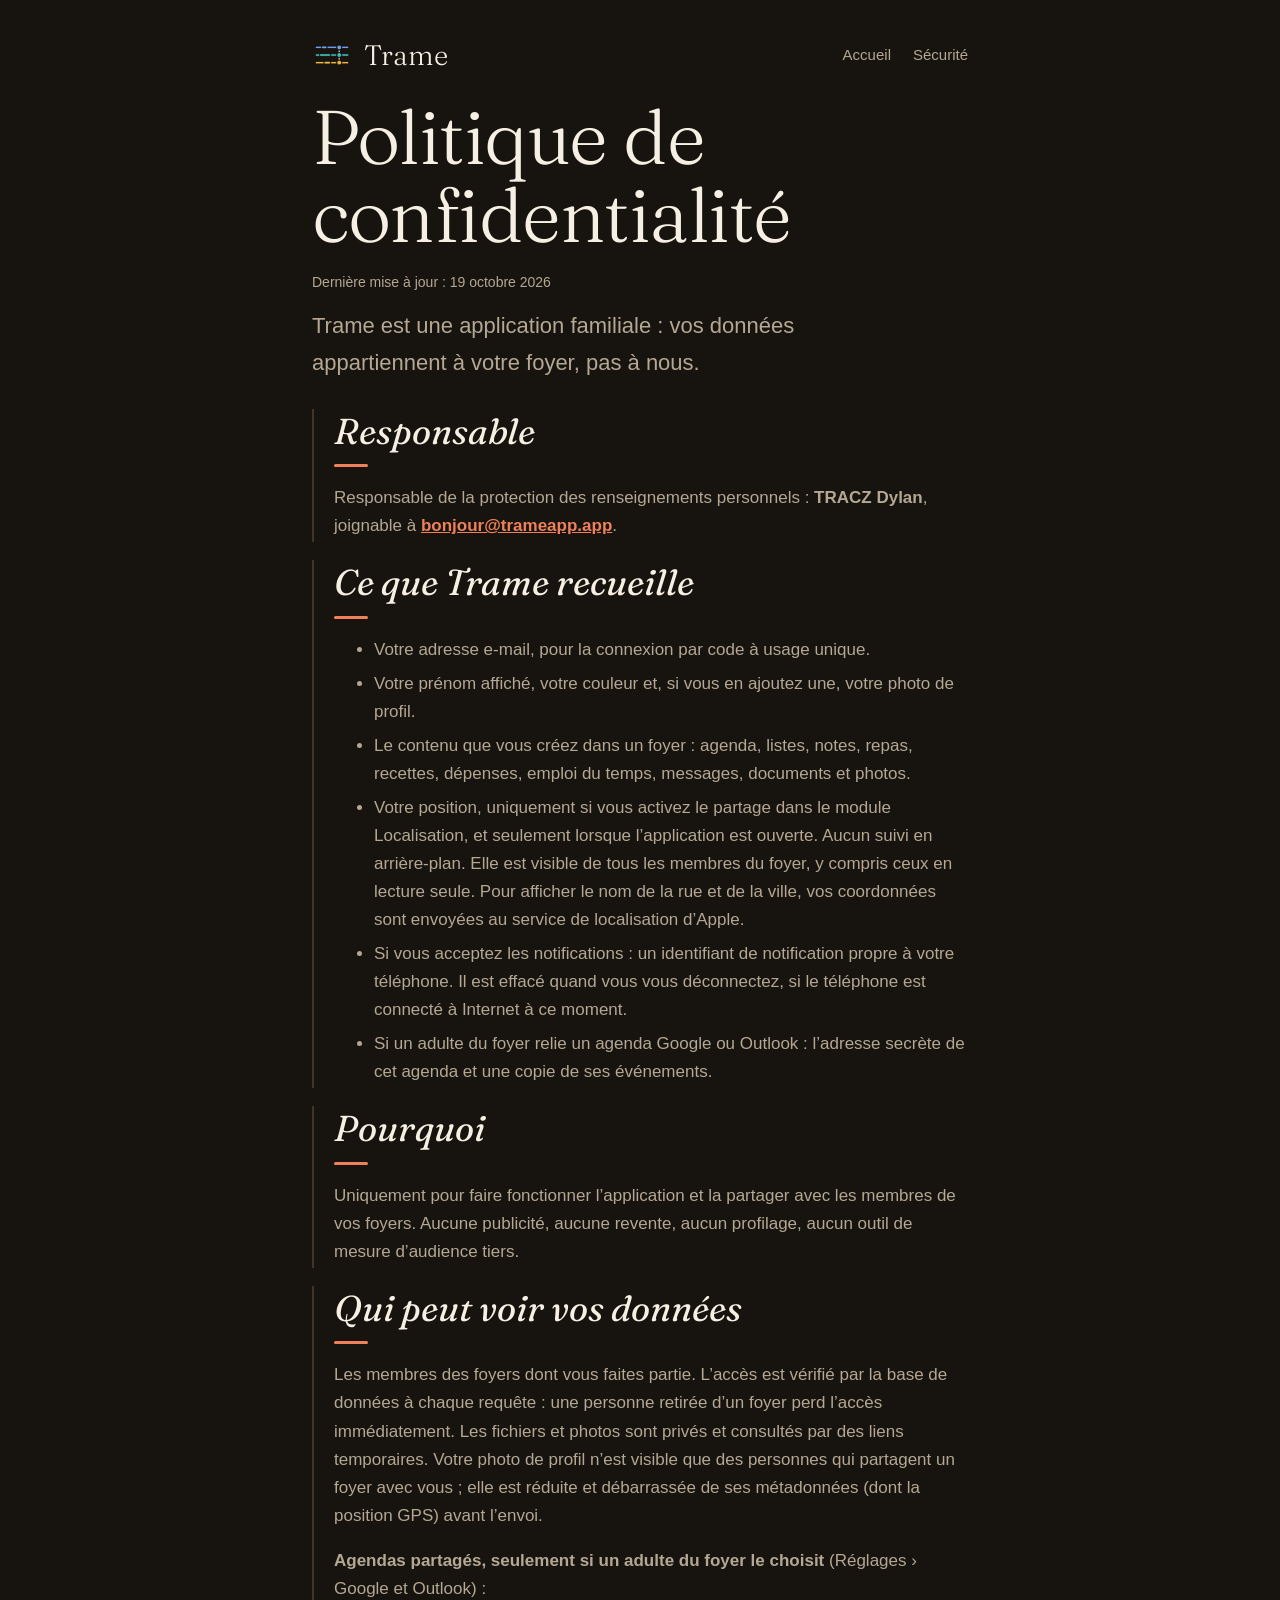
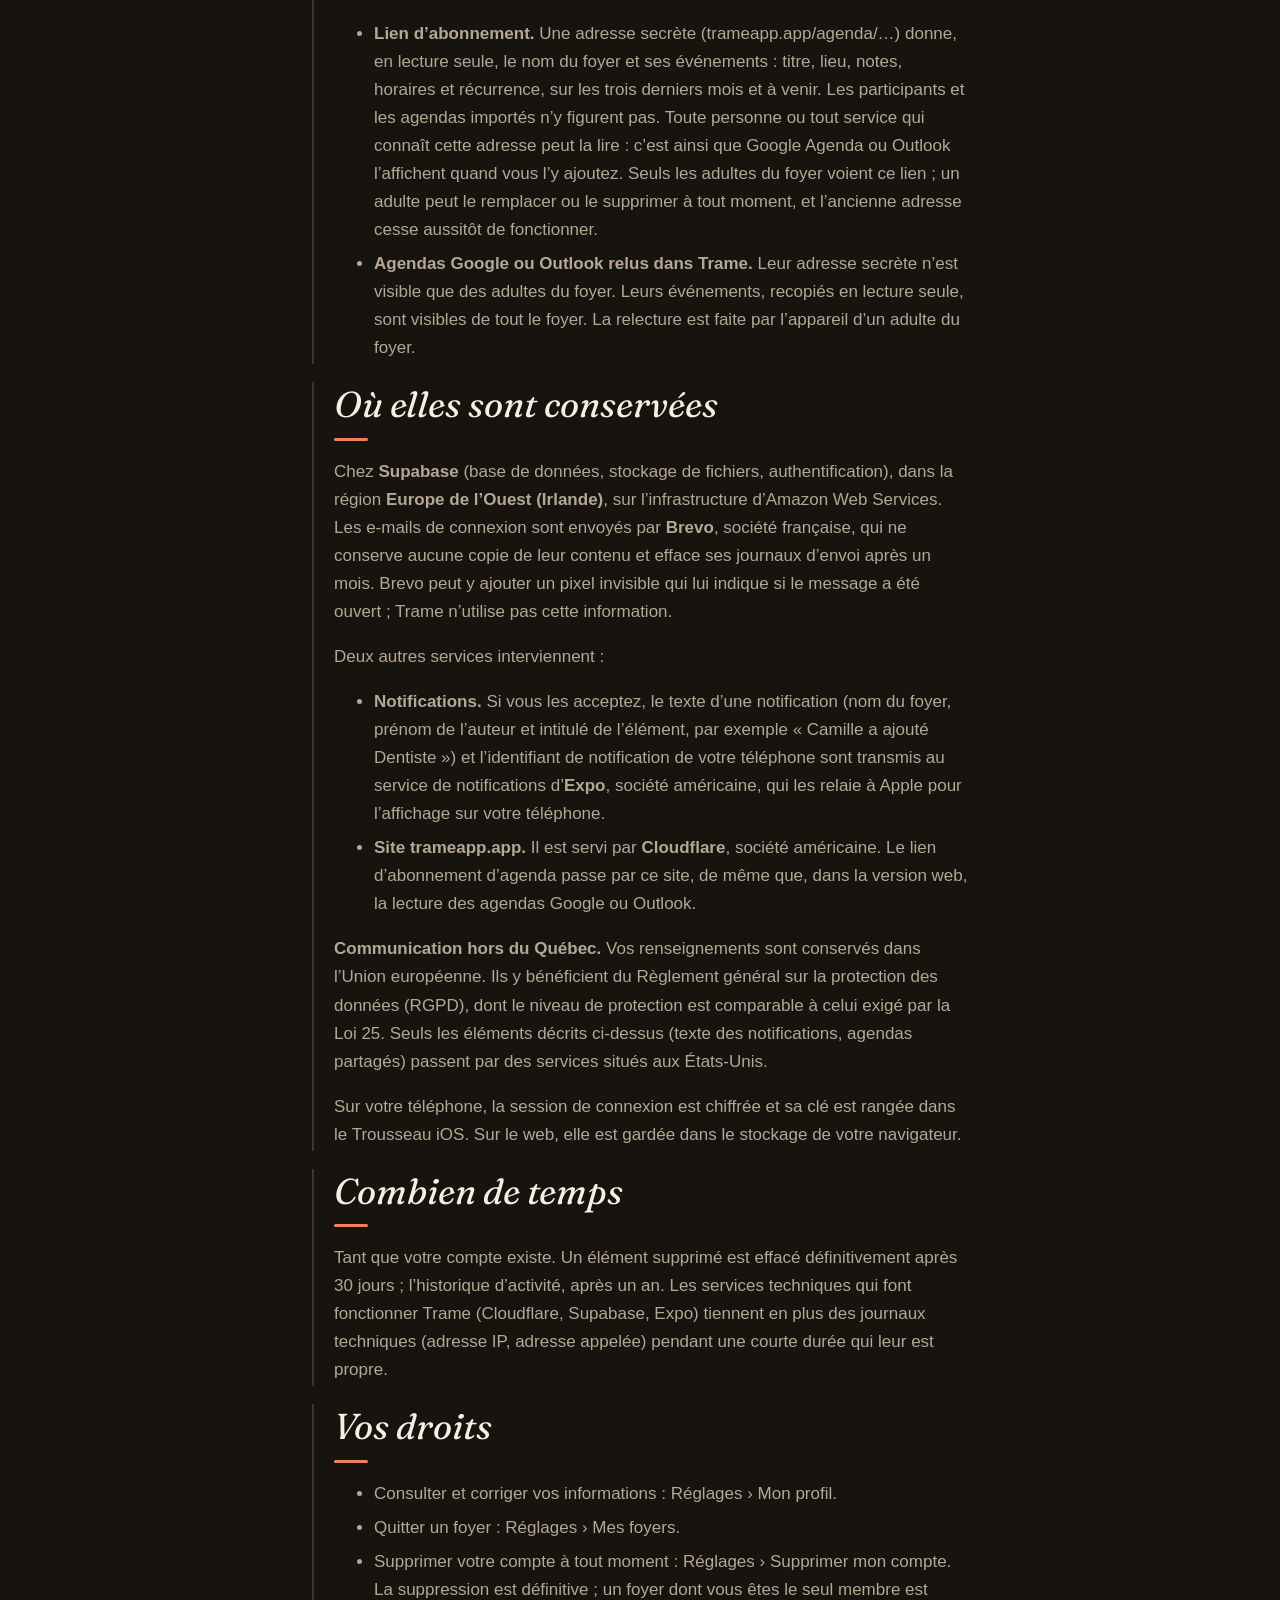
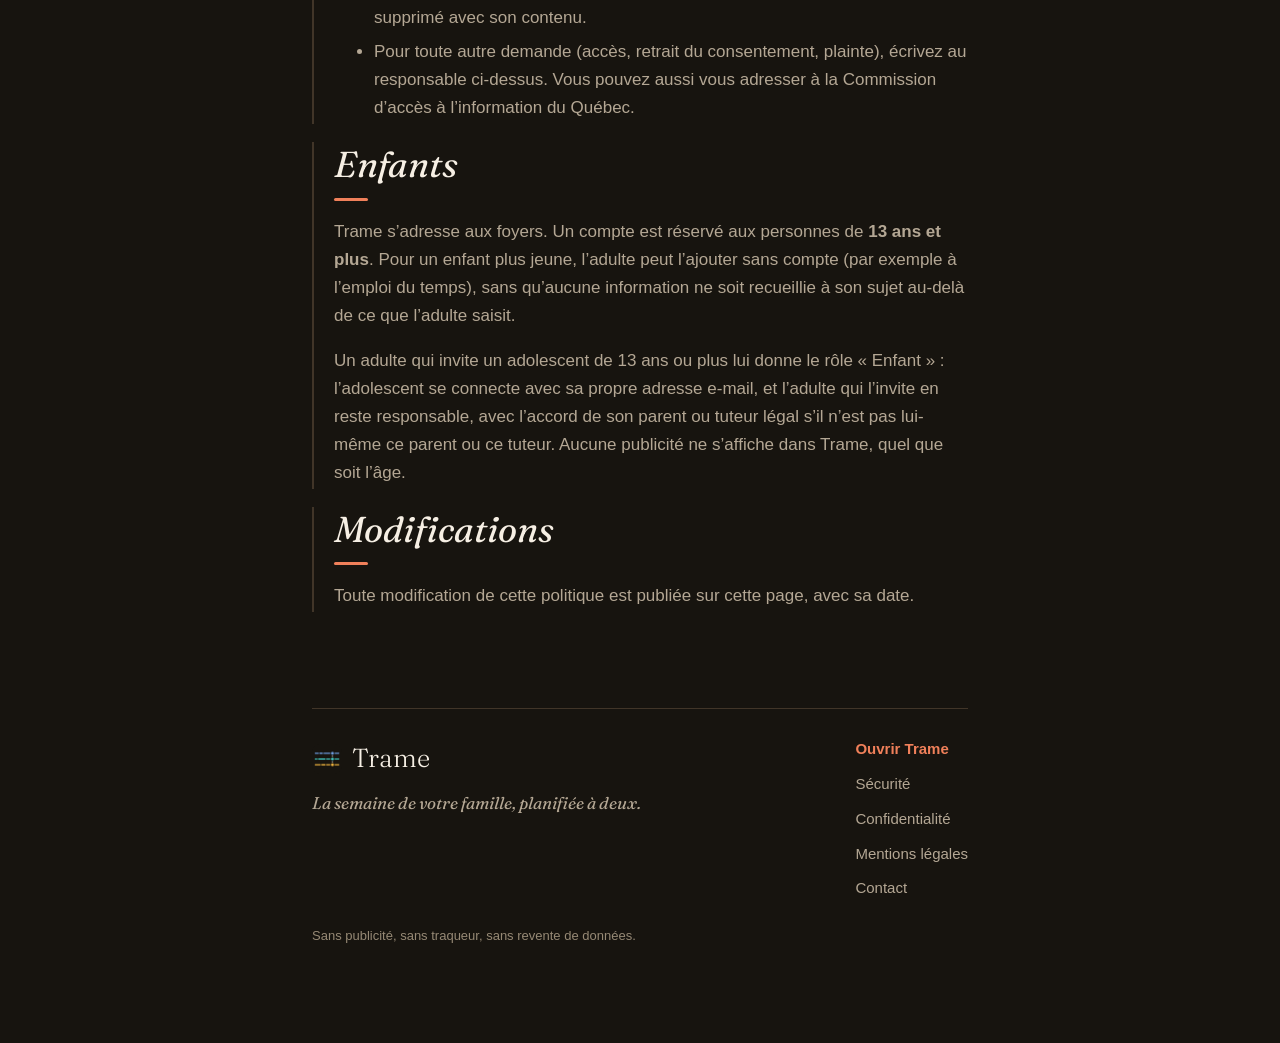
<file: confidentialite.html>
<!doctype html>
<html lang="fr-CA">
<head>
  <meta charset="utf-8">
  <meta name="viewport" content="width=device-width, initial-scale=1">
  <title>Trame — Politique de confidentialité</title>
  <meta name="description" content="Politique de confidentialité de l’application Trame : ce qui est recueilli, pourquoi, où c’est conservé et comment exercer vos droits.">
  <link rel="icon" href="icon.png">
  <link rel="apple-touch-icon" href="apple-touch-icon.png">
  <link rel="canonical" href="https://trameapp.app/confidentialite">
  <meta property="og:type" content="website">
  <meta property="og:site_name" content="Trame">
  <meta property="og:locale" content="fr_CA">
  <meta property="og:url" content="https://trameapp.app/confidentialite">
  <meta property="og:title" content="Trame — Politique de confidentialité">
  <meta property="og:description" content="Politique de confidentialité de l’application Trame : ce qui est recueilli, pourquoi, où c’est conservé et comment exercer vos droits.">
  <meta property="og:image" content="https://trameapp.app/og-image.png">
  <meta property="og:image:width" content="1200">
  <meta property="og:image:height" content="630">
  <meta property="og:image:alt" content="Trame, l'agenda familial : la semaine de votre famille, planifiée à deux">
  <meta name="twitter:card" content="summary_large_image">
  <meta name="twitter:title" content="Trame — Politique de confidentialité">
  <meta name="twitter:description" content="Politique de confidentialité de l’application Trame : ce qui est recueilli, pourquoi, où c’est conservé et comment exercer vos droits.">
  <meta name="twitter:image" content="https://trameapp.app/og-image.png">
  <meta name="theme-color" content="#17140F">
  <link rel="stylesheet" href="style.css">
</head>
<body>
  <main class="etroit">
    <header class="entete">
      <img src="icon.png" alt="" width="52" height="52">
      <span class="marque">Trame</span>
      <nav><a href="/">Accueil</a><a href="/securite">Sécurité</a></nav>
    </header>
    <h1>Politique de confidentialité</h1>
    <p class="muted">Dernière mise à jour : 19 octobre 2026</p>

    <p class="lead">Trame est une application familiale : vos données appartiennent à votre foyer, pas à nous.</p>

    <section class="bloc">
      <h2>Responsable</h2>
      <p>
        Responsable de la protection des renseignements personnels :
        <strong>TRACZ Dylan</strong>, joignable à
        <strong><a href="mailto:bonjour@trameapp.app">bonjour@trameapp.app</a></strong>.
      </p>
    </section>

    <section class="bloc">
      <h2>Ce que Trame recueille</h2>
      <ul>
        <li>Votre adresse e-mail, pour la connexion par code à usage unique.</li>
        <li>Votre prénom affiché, votre couleur et, si vous en ajoutez une, votre photo de profil.</li>
        <li>Le contenu que vous créez dans un foyer : agenda, listes, notes, repas, recettes, dépenses, emploi du temps, messages, documents et photos.</li>
        <li>Votre position, uniquement si vous activez le partage dans le module Localisation, et seulement lorsque l’application est ouverte. Aucun suivi en arrière-plan. Elle est visible de tous les membres du foyer, y compris ceux en lecture seule. Pour afficher le nom de la rue et de la ville, vos coordonnées sont envoyées au service de localisation d’Apple.</li>
        <li>Si vous acceptez les notifications : un identifiant de notification propre à votre téléphone. Il est effacé quand vous vous déconnectez, si le téléphone est connecté à Internet à ce moment.</li>
        <li>Si un adulte du foyer relie un agenda Google ou Outlook : l’adresse secrète de cet agenda et une copie de ses événements.</li>
      </ul>
    </section>

    <section class="bloc">
      <h2>Pourquoi</h2>
      <p>
        Uniquement pour faire fonctionner l’application et la partager avec les membres de vos foyers.
        Aucune publicité, aucune revente, aucun profilage, aucun outil de mesure d’audience tiers.
      </p>
    </section>

    <section class="bloc">
      <h2>Qui peut voir vos données</h2>
      <p>
        Les membres des foyers dont vous faites partie. L’accès est vérifié par la base de données à
        chaque requête : une personne retirée d’un foyer perd l’accès immédiatement. Les fichiers et
        photos sont privés et consultés par des liens temporaires. Votre photo de profil n’est visible
        que des personnes qui partagent un foyer avec vous ; elle est réduite et débarrassée de ses
        métadonnées (dont la position GPS) avant l’envoi.
      </p>
      <p>
        <strong>Agendas partagés, seulement si un adulte du foyer le choisit</strong>
        (Réglages › Google et Outlook) :
      </p>
      <ul>
        <li>
          <strong>Lien d’abonnement.</strong> Une adresse secrète (trameapp.app/agenda/…) donne, en
          lecture seule, le nom du foyer et ses événements : titre, lieu, notes, horaires et
          récurrence, sur les trois derniers mois et à venir. Les participants et les agendas
          importés n’y figurent pas. Toute personne ou tout service qui connaît cette adresse peut la
          lire : c’est ainsi que Google Agenda ou Outlook l’affichent quand vous l’y ajoutez. Seuls
          les adultes du foyer voient ce lien ; un adulte peut le remplacer ou le supprimer à tout
          moment, et l’ancienne adresse cesse aussitôt de fonctionner.
        </li>
        <li>
          <strong>Agendas Google ou Outlook relus dans Trame.</strong> Leur adresse secrète n’est
          visible que des adultes du foyer. Leurs événements, recopiés en lecture seule, sont
          visibles de tout le foyer. La relecture est faite par l’appareil d’un adulte du foyer.
        </li>
      </ul>
    </section>

    <section class="bloc">
      <h2>Où elles sont conservées</h2>
      <p>
        Chez <strong>Supabase</strong> (base de données, stockage de fichiers, authentification),
        dans la région <strong>Europe de l’Ouest (Irlande)</strong>, sur l’infrastructure d’Amazon
        Web Services. Les e-mails de connexion sont envoyés par <strong>Brevo</strong>, société
        française, qui ne conserve aucune copie de leur contenu et efface ses journaux d’envoi
        après un mois. Brevo peut y ajouter un pixel invisible qui lui indique si le message a été ouvert ; Trame n’utilise pas cette information.
      </p>
      <p>Deux autres services interviennent :</p>
      <ul>
        <li>
          <strong>Notifications.</strong> Si vous les acceptez, le texte d’une notification (nom du
          foyer, prénom de l’auteur et intitulé de l’élément, par exemple « Camille a ajouté
          Dentiste ») et l’identifiant de notification de votre téléphone sont transmis au service
          de notifications d’<strong>Expo</strong>, société américaine, qui les relaie à Apple pour
          l’affichage sur votre téléphone.
        </li>
        <li>
          <strong>Site trameapp.app.</strong> Il est servi par <strong>Cloudflare</strong>, société
          américaine. Le lien d’abonnement d’agenda passe par ce site, de même que, dans la version
          web, la lecture des agendas Google ou Outlook.
        </li>
      </ul>
      <p>
        <strong>Communication hors du Québec.</strong> Vos renseignements sont conservés dans
        l’Union européenne. Ils y bénéficient du Règlement général sur la protection des données
        (RGPD), dont le niveau de protection est comparable à celui exigé par la Loi 25. Seuls les
        éléments décrits ci-dessus (texte des notifications, agendas partagés) passent par des
        services situés aux États-Unis.
      </p>
      <p>
        Sur votre téléphone, la session de connexion est chiffrée et sa clé est rangée dans le
        Trousseau iOS. Sur le web, elle est gardée dans le stockage de votre navigateur.
      </p>
    </section>

    <section class="bloc">
      <h2>Combien de temps</h2>
      <p>
        Tant que votre compte existe. Un élément supprimé est effacé définitivement après 30 jours ;
        l’historique d’activité, après un an. Les services techniques qui font fonctionner Trame
        (Cloudflare, Supabase, Expo) tiennent en plus des journaux techniques (adresse IP, adresse appelée)
        pendant une courte durée qui leur est propre.
      </p>
    </section>

    <section class="bloc">
      <h2>Vos droits</h2>
      <ul>
        <li>Consulter et corriger vos informations : Réglages › Mon profil.</li>
        <li>Quitter un foyer : Réglages › Mes foyers.</li>
        <li>Supprimer votre compte à tout moment : Réglages › Supprimer mon compte. La suppression est définitive ; un foyer dont vous êtes le seul membre est supprimé avec son contenu.</li>
        <li>Pour toute autre demande (accès, retrait du consentement, plainte), écrivez au responsable ci-dessus. Vous pouvez aussi vous adresser à la Commission d’accès à l’information du Québec.</li>
      </ul>
    </section>

    <section class="bloc">
      <h2>Enfants</h2>
      <p>Trame s’adresse aux foyers. Un compte est réservé aux personnes de <strong>13 ans et plus</strong>. Pour un enfant plus jeune, l’adulte peut l’ajouter sans compte (par exemple à l’emploi du temps), sans qu’aucune information ne soit recueillie à son sujet au-delà de ce que l’adulte saisit.</p>
      <p>Un adulte qui invite un adolescent de 13 ans ou plus lui donne le rôle « Enfant » : l’adolescent se connecte avec sa propre adresse e-mail, et l’adulte qui l’invite en reste responsable, avec l’accord de son parent ou tuteur légal s’il n’est pas lui-même ce parent ou ce tuteur. Aucune publicité ne s’affiche dans Trame, quel que soit l’âge.</p>
    </section>

    <section class="bloc">
      <h2>Modifications</h2>
      <p>Toute modification de cette politique est publiée sur cette page, avec sa date.</p>
    </section>
    <footer class="pied">
      <div class="pied-marque">
        <a href="/" class="pied-logo" aria-label="Accueil de Trame">
          <img src="icon.png" alt="" width="30" height="30">
          <span class="marque">Trame</span>
        </a>
        <p class="pied-devise">La semaine de votre famille, planifiée à deux.</p>
      </div>
      <nav class="pied-liens" aria-label="Pied de page">
        <a href="/app">Ouvrir Trame</a>
        <a href="/securite">Sécurité</a>
        <a href="/confidentialite">Confidentialité</a>
        <a href="/mentions-legales">Mentions légales</a>
        <a href="mailto:bonjour@trameapp.app">Contact</a>
      </nav>
      <p class="pied-mention">Sans publicité, sans traqueur, sans revente de données.</p>
    </footer>
  </main>
</body>
</html>
</file>
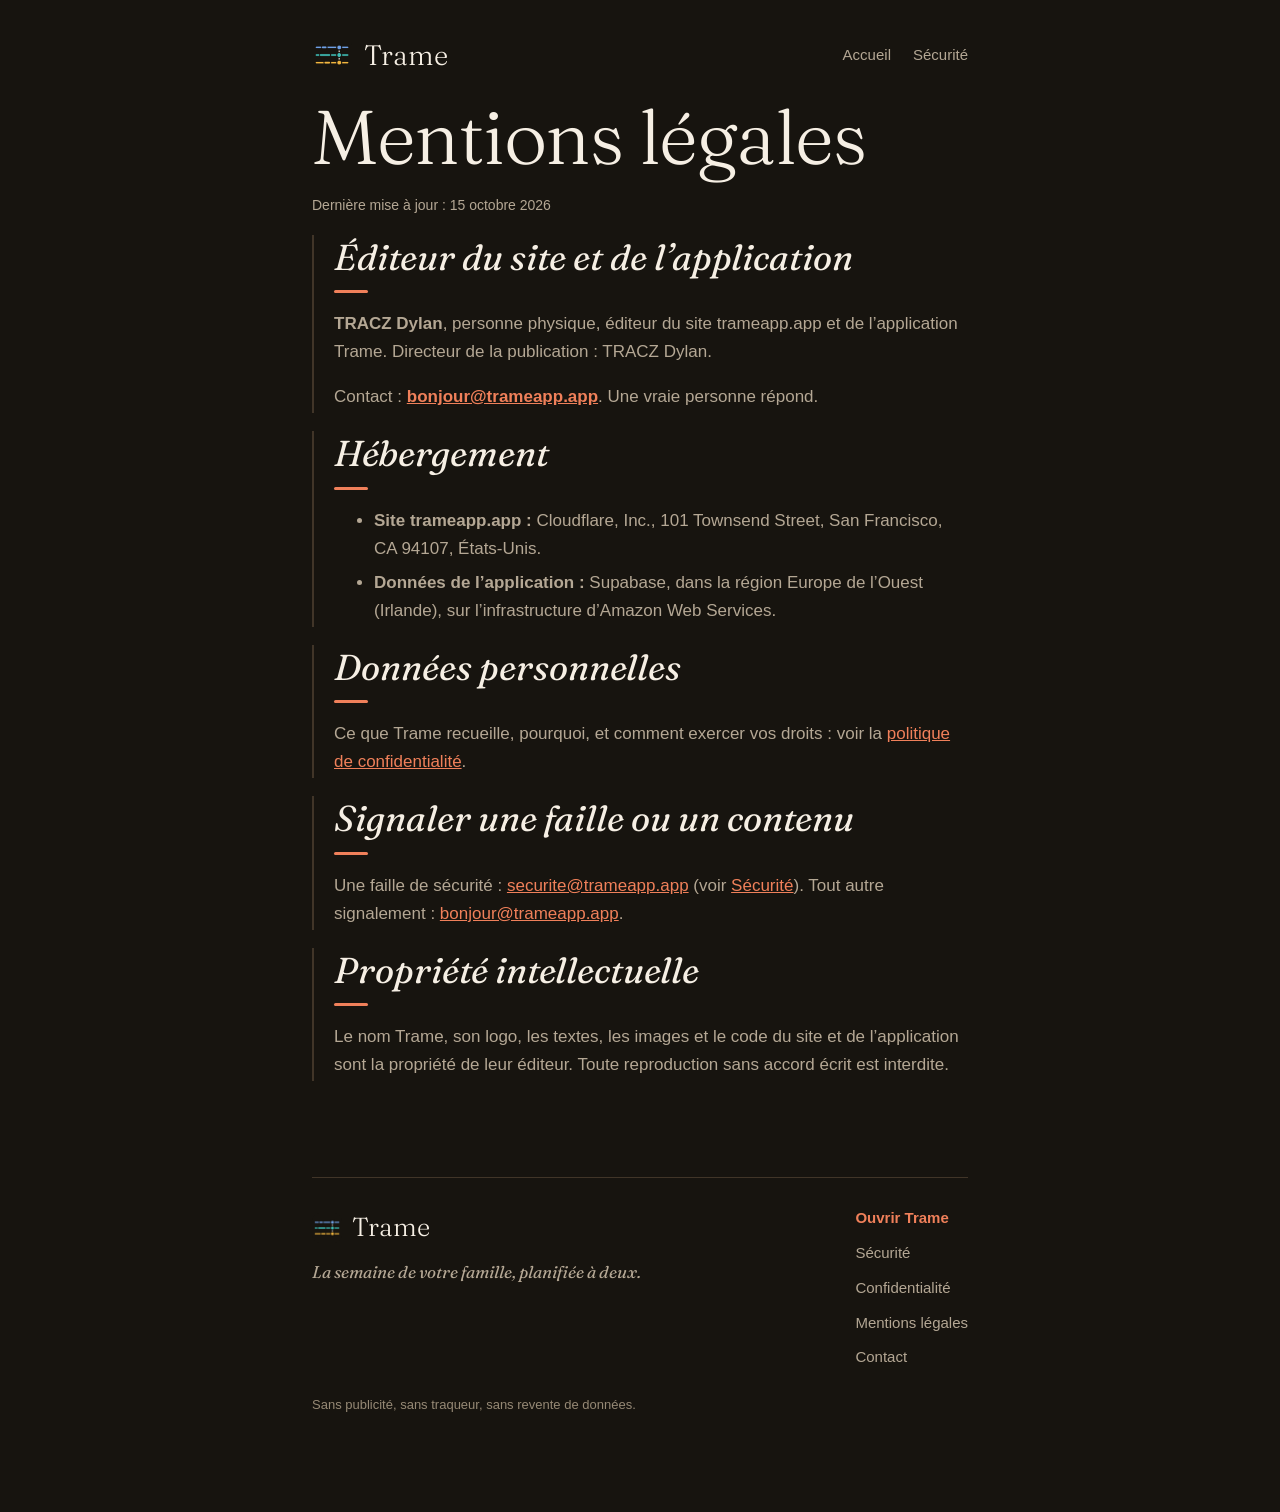
<file: mentions-legales.html>
<!doctype html>
<html lang="fr-CA">
<head>
  <meta charset="utf-8">
  <meta name="viewport" content="width=device-width, initial-scale=1">
  <title>Trame — Mentions légales</title>
  <meta name="description" content="Mentions légales du site trameapp.app et de l’application Trame.">
  <link rel="icon" href="icon.png">
  <link rel="apple-touch-icon" href="apple-touch-icon.png">
  <link rel="canonical" href="https://trameapp.app/mentions-legales">
  <meta property="og:type" content="website">
  <meta property="og:site_name" content="Trame">
  <meta property="og:locale" content="fr_CA">
  <meta property="og:url" content="https://trameapp.app/mentions-legales">
  <meta property="og:title" content="Trame — Mentions légales">
  <meta property="og:description" content="Mentions légales du site trameapp.app et de l’application Trame.">
  <meta property="og:image" content="https://trameapp.app/og-image.png">
  <meta property="og:image:width" content="1200">
  <meta property="og:image:height" content="630">
  <meta property="og:image:alt" content="Trame, l'agenda familial : la semaine de votre famille, planifiée à deux">
  <meta name="twitter:card" content="summary_large_image">
  <meta name="twitter:title" content="Trame — Mentions légales">
  <meta name="twitter:description" content="Mentions légales du site trameapp.app et de l’application Trame.">
  <meta name="twitter:image" content="https://trameapp.app/og-image.png">
  <meta name="theme-color" content="#17140F">
  <link rel="stylesheet" href="style.css">
</head>
<body>
  <main class="etroit">
    <header class="entete">
      <img src="icon.png" alt="" width="52" height="52">
      <span class="marque">Trame</span>
      <nav><a href="/">Accueil</a><a href="/securite">Sécurité</a></nav>
    </header>
    <h1>Mentions légales</h1>
    <p class="muted">Dernière mise à jour : 15 octobre 2026</p>

    <section class="bloc">
      <h2>Éditeur du site et de l’application</h2>
      <p>
        <strong>TRACZ Dylan</strong>, personne physique, éditeur du site trameapp.app et de
        l’application Trame. Directeur de la publication : TRACZ Dylan.
      </p>
      <p>
        Contact : <strong><a href="mailto:bonjour@trameapp.app">bonjour@trameapp.app</a></strong>.
        Une vraie personne répond.
      </p>
    </section>

    <section class="bloc">
      <h2>Hébergement</h2>
      <ul>
        <li>
          <strong>Site trameapp.app :</strong> Cloudflare, Inc., 101 Townsend Street, San Francisco,
          CA 94107, États-Unis.
        </li>
        <li>
          <strong>Données de l’application :</strong> Supabase, dans la région Europe de l’Ouest
          (Irlande), sur l’infrastructure d’Amazon Web Services.
        </li>
      </ul>
    </section>

    <section class="bloc">
      <h2>Données personnelles</h2>
      <p>
        Ce que Trame recueille, pourquoi, et comment exercer vos droits : voir la
        <a href="/confidentialite">politique de confidentialité</a>.
      </p>
    </section>

    <section class="bloc">
      <h2>Signaler une faille ou un contenu</h2>
      <p>
        Une faille de sécurité : <a href="mailto:securite@trameapp.app">securite@trameapp.app</a>
        (voir <a href="/securite">Sécurité</a>). Tout autre signalement :
        <a href="mailto:bonjour@trameapp.app">bonjour@trameapp.app</a>.
      </p>
    </section>

    <section class="bloc">
      <h2>Propriété intellectuelle</h2>
      <p>
        Le nom Trame, son logo, les textes, les images et le code du site et de l’application sont la
        propriété de leur éditeur. Toute reproduction sans accord écrit est interdite.
      </p>
    </section>
    <footer class="pied">
      <div class="pied-marque">
        <a href="/" class="pied-logo" aria-label="Accueil de Trame">
          <img src="icon.png" alt="" width="30" height="30">
          <span class="marque">Trame</span>
        </a>
        <p class="pied-devise">La semaine de votre famille, planifiée à deux.</p>
      </div>
      <nav class="pied-liens" aria-label="Pied de page">
        <a href="/app">Ouvrir Trame</a>
        <a href="/securite">Sécurité</a>
        <a href="/confidentialite">Confidentialité</a>
        <a href="/mentions-legales">Mentions légales</a>
        <a href="mailto:bonjour@trameapp.app">Contact</a>
      </nav>
      <p class="pied-mention">Sans publicité, sans traqueur, sans revente de données.</p>
    </footer>
  </main>
</body>
</html>
</file>
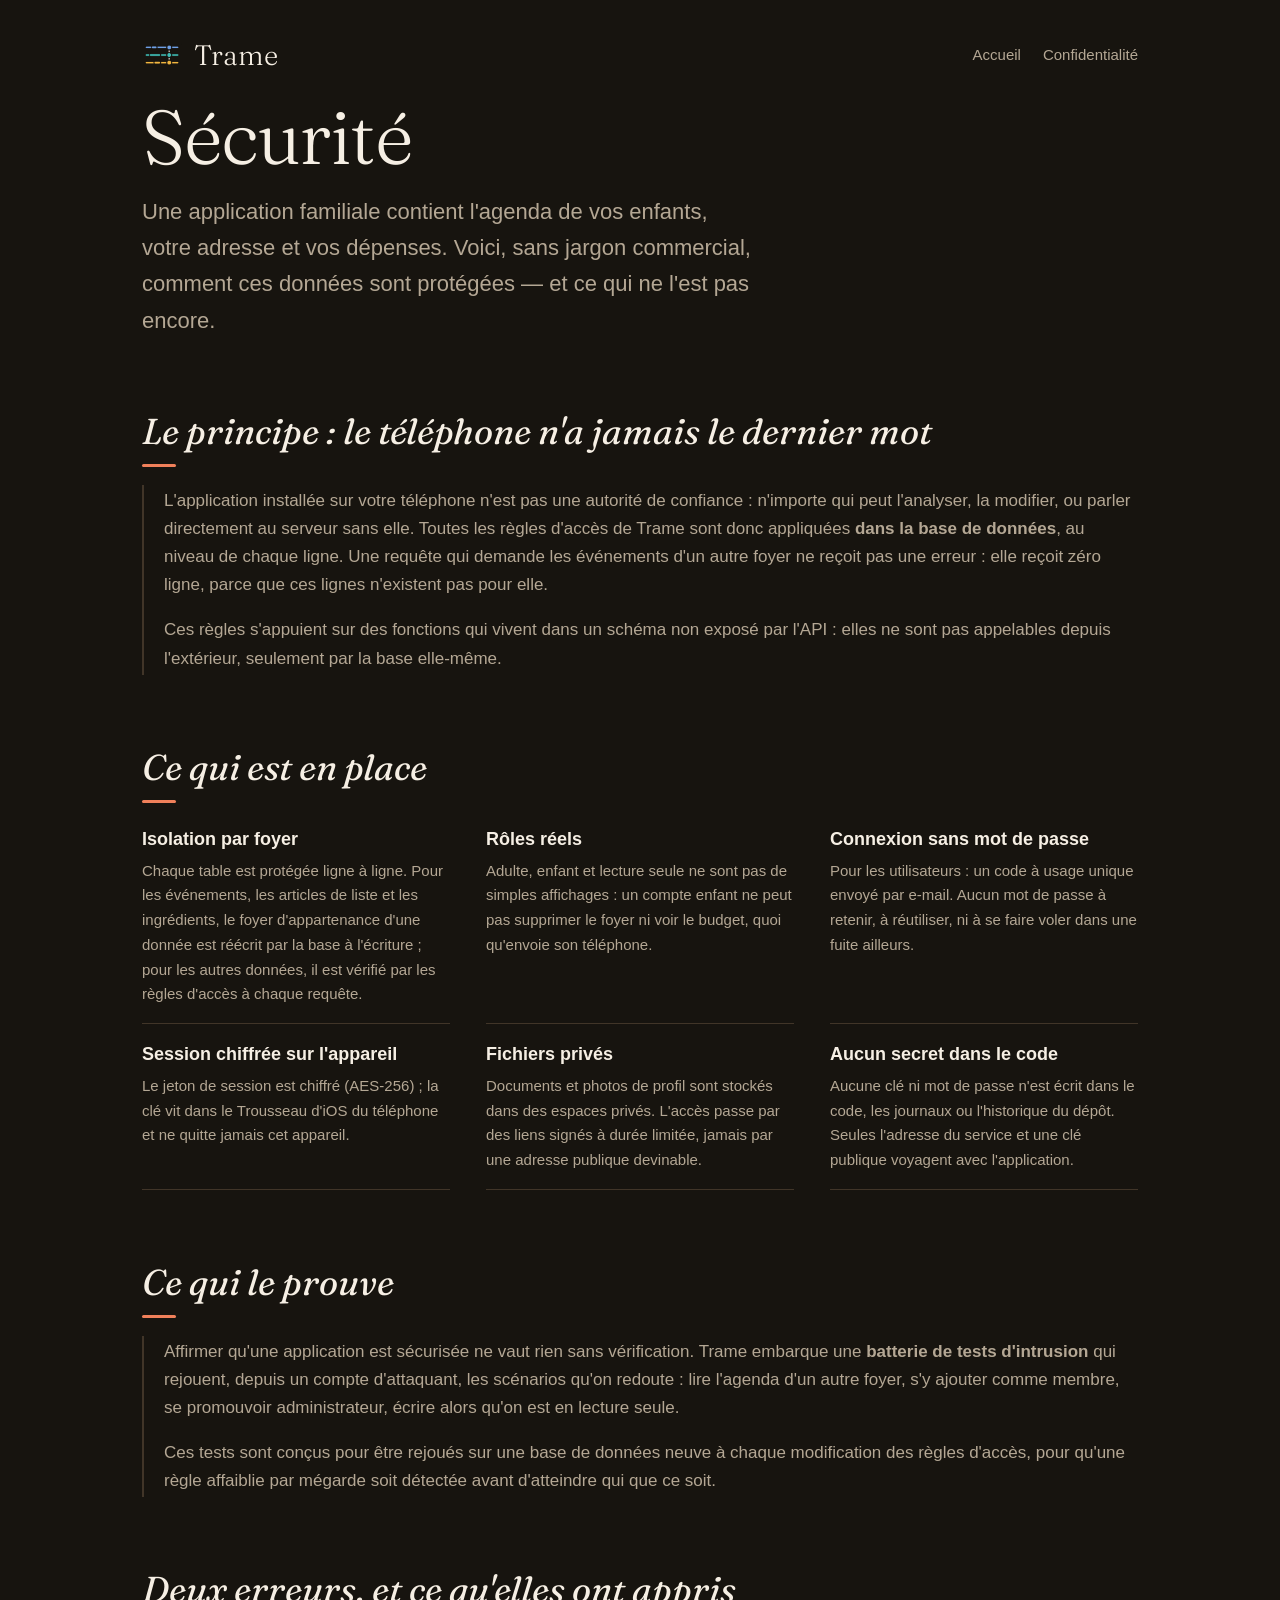
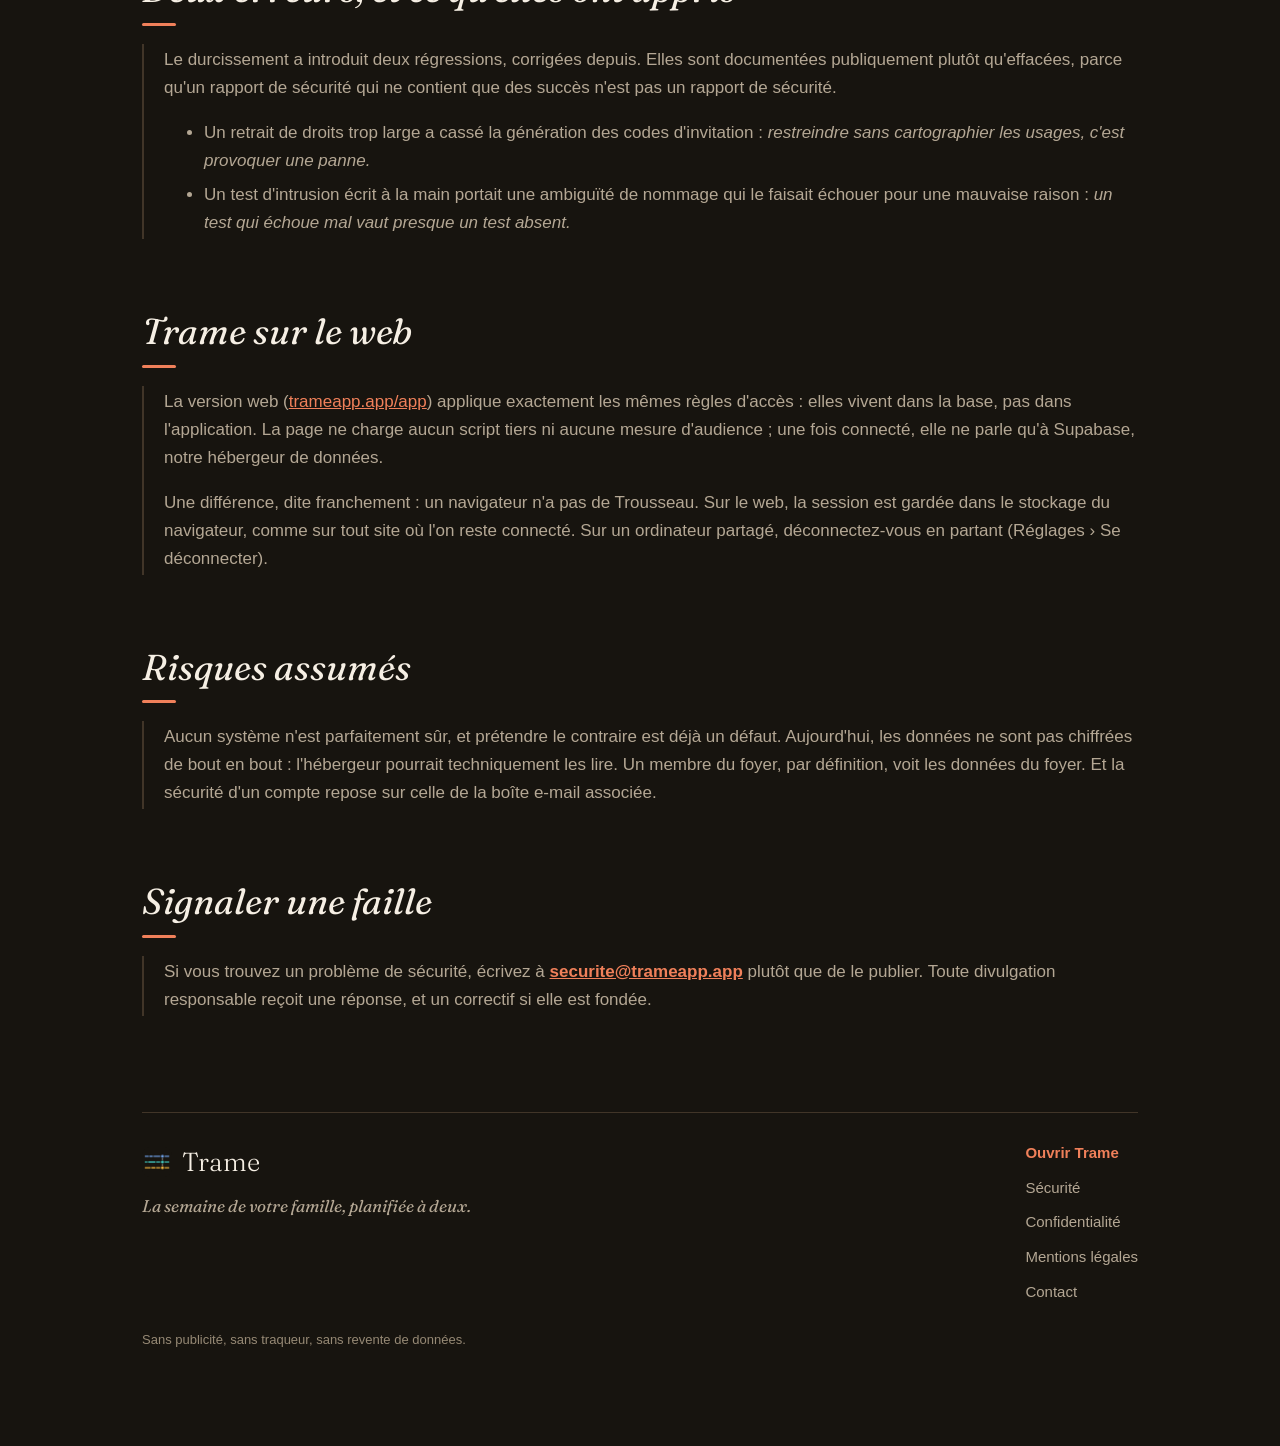
<file: securite.html>
<!doctype html>
<html lang="fr-CA">
<head>
  <meta charset="utf-8">
  <meta name="viewport" content="width=device-width, initial-scale=1">
  <title>Trame — Sécurité : comment les données d’un foyer sont protégées</title>
  <meta name="description" content="Comment Trame protège les données d’un foyer : autorisation en base, tests d’intrusion automatisés, chiffrement de la session.">
  <link rel="canonical" href="https://trameapp.app/securite">
  <meta property="og:type" content="website">
  <meta property="og:site_name" content="Trame">
  <meta property="og:locale" content="fr_CA">
  <meta property="og:url" content="https://trameapp.app/securite">
  <meta property="og:title" content="Trame — Sécurité : comment les données d’un foyer sont protégées">
  <meta property="og:description" content="Comment Trame protège les données d’un foyer : autorisation en base, tests d’intrusion automatisés, chiffrement de la session.">
  <meta property="og:image" content="https://trameapp.app/og-image.png">
  <meta property="og:image:width" content="1200">
  <meta property="og:image:height" content="630">
  <meta property="og:image:alt" content="Trame, l'agenda familial : la semaine de votre famille, planifiée à deux">
  <meta name="twitter:card" content="summary_large_image">
  <meta name="twitter:title" content="Trame — Sécurité : comment les données d’un foyer sont protégées">
  <meta name="twitter:description" content="Comment Trame protège les données d’un foyer : autorisation en base, tests d’intrusion automatisés, chiffrement de la session.">
  <meta name="twitter:image" content="https://trameapp.app/og-image.png">
  <meta name="theme-color" content="#17140F">
  <link rel="icon" href="icon.png">
  <link rel="apple-touch-icon" href="apple-touch-icon.png">
  <link rel="stylesheet" href="style.css">
</head>
<body>
  <main>
    <header class="entete">
      <img src="icon.png" alt="" width="52" height="52">
      <span class="marque">Trame</span>
      <nav>
        <a href="/">Accueil</a>
        <a href="/confidentialite">Confidentialité</a>
      </nav>
    </header>

    <h1>Sécurité</h1>
    <p class="lead">
      Une application familiale contient l'agenda de vos enfants, votre adresse et vos dépenses.
      Voici, sans jargon commercial, comment ces données sont protégées — et ce qui ne l'est pas
      encore.
    </p>

    <h2>Le principe : le téléphone n'a jamais le dernier mot</h2>
    <section class="bloc">
      <p>
        L'application installée sur votre téléphone n'est pas une autorité de confiance : n'importe
        qui peut l'analyser, la modifier, ou parler directement au serveur sans elle. Toutes les
        règles d'accès de Trame sont donc appliquées <strong>dans la base de données</strong>, au
        niveau de chaque ligne. Une requête qui demande les événements d'un autre foyer ne reçoit
        pas une erreur : elle reçoit zéro ligne, parce que ces lignes n'existent pas pour elle.
      </p>
      <p>
        Ces règles s'appuient sur des fonctions qui vivent dans un schéma non exposé par l'API :
        elles ne sont pas appelables depuis l'extérieur, seulement par la base elle-même.
      </p>
    </section>

    <h2>Ce qui est en place</h2>
    <div class="grille">
      <div class="carte">
        <h3>Isolation par foyer</h3>
        <p>Chaque table est protégée ligne à ligne. Pour les événements, les articles de liste et les ingrédients, le foyer d'appartenance d'une
          donnée est réécrit par la base à l'écriture ; pour les autres données, il est vérifié par
          les règles d'accès à chaque requête.</p>
      </div>
      <div class="carte">
        <h3>Rôles réels</h3>
        <p>Adulte, enfant et lecture seule ne sont pas de simples affichages : un compte enfant ne
          peut pas supprimer le foyer ni voir le budget, quoi qu'envoie son téléphone.</p>
      </div>
      <div class="carte">
        <h3>Connexion sans mot de passe</h3>
        <p>Pour les utilisateurs : un code à usage unique envoyé par e-mail. Aucun mot de passe à retenir, à réutiliser,
          ni à se faire voler dans une fuite ailleurs.</p>
      </div>
      <div class="carte">
        <h3>Session chiffrée sur l'appareil</h3>
        <p>Le jeton de session est chiffré (AES-256) ; la clé vit dans le Trousseau d'iOS du
          téléphone et ne quitte jamais cet appareil.</p>
      </div>
      <div class="carte">
        <h3>Fichiers privés</h3>
        <p>Documents et photos de profil sont stockés dans des espaces privés. L'accès passe par
          des liens signés à durée limitée, jamais par une adresse publique devinable.</p>
      </div>
      <div class="carte">
        <h3>Aucun secret dans le code</h3>
        <p>Aucune clé ni mot de passe n'est écrit dans le code, les journaux ou l'historique du
          dépôt. Seules l'adresse du service et une clé publique voyagent avec l'application.</p>
      </div>
    </div>

    <h2>Ce qui le prouve</h2>
    <section class="bloc">
      <p>
        Affirmer qu'une application est sécurisée ne vaut rien sans vérification. Trame embarque
        une <strong>batterie de tests d'intrusion</strong> qui rejouent, depuis un compte
        d'attaquant, les scénarios qu'on redoute : lire l'agenda d'un autre foyer, s'y ajouter
        comme membre, se promouvoir administrateur, écrire alors qu'on est en lecture seule.
      </p>
      <p>
        Ces tests sont conçus pour être rejoués sur une base de données neuve à chaque
        modification des règles d'accès, pour qu'une règle affaiblie par mégarde soit détectée
        avant d'atteindre qui que ce soit.
      </p>
    </section>

    <h2>Deux erreurs, et ce qu'elles ont appris</h2>
    <section class="bloc">
      <p>
        Le durcissement a introduit deux régressions, corrigées depuis. Elles sont documentées
        publiquement plutôt qu'effacées, parce qu'un rapport de sécurité qui ne contient que des
        succès n'est pas un rapport de sécurité.
      </p>
      <ul>
        <li>
          Un retrait de droits trop large a cassé la génération des codes d'invitation :
          <em>restreindre sans cartographier les usages, c'est provoquer une panne.</em>
        </li>
        <li>
          Un test d'intrusion écrit à la main portait une ambiguïté de nommage qui le faisait
          échouer pour une mauvaise raison : <em>un test qui échoue mal vaut presque un test
          absent.</em>
        </li>
      </ul>
    </section>

    <h2>Trame sur le web</h2>
    <section class="bloc">
      <p>
        La version web (<a href="/app">trameapp.app/app</a>) applique exactement les mêmes règles
        d'accès : elles vivent dans la base, pas dans l'application. La page ne charge aucun script
        tiers ni aucune mesure d'audience ; une fois connecté, elle ne parle qu'à Supabase, notre
        hébergeur de données.
      </p>
      <p>
        Une différence, dite franchement : un navigateur n'a pas de Trousseau. Sur le web, la session
        est gardée dans le stockage du navigateur, comme sur tout site où l'on reste connecté.
        Sur un ordinateur partagé, déconnectez-vous en partant (Réglages › Se déconnecter).
      </p>
    </section>

    <h2>Risques assumés</h2>
    <section class="bloc">
      <p>
        Aucun système n'est parfaitement sûr, et prétendre le contraire est déjà un défaut.
        Aujourd'hui, les données ne sont pas chiffrées de bout en bout : l'hébergeur pourrait
        techniquement les lire. Un membre du foyer, par définition, voit les données du foyer. Et
        la sécurité d'un compte repose sur celle de la boîte e-mail associée.
      </p>
    </section>

    <h2>Signaler une faille</h2>
    <section class="bloc">
      <p>
        Si vous trouvez un problème de sécurité, écrivez à
        <strong><a href="mailto:securite@trameapp.app">securite@trameapp.app</a></strong> plutôt que de le publier. Toute
        divulgation responsable reçoit une réponse, et un correctif si elle est fondée.
      </p>
    </section>

    <footer class="pied">
      <div class="pied-marque">
        <a href="/" class="pied-logo" aria-label="Accueil de Trame">
          <img src="icon.png" alt="" width="30" height="30">
          <span class="marque">Trame</span>
        </a>
        <p class="pied-devise">La semaine de votre famille, planifiée à deux.</p>
      </div>
      <nav class="pied-liens" aria-label="Pied de page">
        <a href="/app">Ouvrir Trame</a>
        <a href="/securite">Sécurité</a>
        <a href="/confidentialite">Confidentialité</a>
        <a href="/mentions-legales">Mentions légales</a>
        <a href="mailto:bonjour@trameapp.app">Contact</a>
      </nav>
      <p class="pied-mention">Sans publicité, sans traqueur, sans revente de données.</p>
    </footer>
  </main>
</body>
</html>
</file>
<file: style.css>
/*
 * Site de Trame — direction « Trame + Carnet », comme l'app (voir DESIGN.md).
 *
 * PROMESSE ÉCRITE SUR LE SITE : la VITRINE n'envoie aucune requête vers un
 * autre domaine. (L'app web, sous /app, parle à Supabase une fois connecté :
 * c'est dit en clair sur la page d'accueil et la page Sécurité.) La police Fraunces est donc hébergée ici (dossier polices/), et le
 * seul script (site.js) est le nôtre, sans bibliothèque ni mesure d'audience.
 * Toute animation respecte « réduire les animations ».
 */
@font-face {
  font-family: 'Fraunces';
  src: url('polices/Fraunces_300Light.ttf') format('truetype');
  font-weight: 300;
  font-style: normal;
  font-display: swap;
}
@font-face {
  font-family: 'Fraunces';
  src: url('polices/Fraunces_400Regular_Italic.ttf') format('truetype');
  font-weight: 400;
  font-style: italic;
  font-display: swap;
}

:root {
  --bg: #17140F;
  --surface: #241E18;
  --border: #413528;
  --text: #F6EFE4;
  --muted: #B4A794;
  --faint: #968975;
  --ink: #1B1611;

  --terracotta: #F0805A;
  --ocre: #F2B63F;
  --sauge: #7FC98A;
  --canard: #3FBDB6;
  --ardoise: #6FA0E6;
  --prune: #B678C9;
  --rose: #F08CA8;
  --lin: #E3D5BC;

  --accent: var(--terracotta);
  --serif: 'Fraunces', Georgia, 'Times New Roman', serif;
}

* { box-sizing: border-box; }
html { scroll-behavior: smooth; }
body {
  margin: 0;
  background: var(--bg);
  color: var(--text);
  font: 17px/1.65 -apple-system, BlinkMacSystemFont, "Segoe UI", Roboto, sans-serif;
  -webkit-font-smoothing: antialiased;
  overflow-x: hidden;
}

main { max-width: 1040px; margin: 0 auto; padding: 32px 22px 96px; }
main.etroit { max-width: 700px; }

h1 {
  font-family: var(--serif);
  font-weight: 300;
  font-size: clamp(40px, 8vw, 76px);
  line-height: 1.02;
  letter-spacing: -1.5px;
  margin: 8px 0 18px;
}
h2 {
  font-family: var(--serif);
  font-style: italic;
  font-weight: 400;
  font-size: clamp(26px, 4.5vw, 36px);
  line-height: 1.15;
  margin: 72px 0 6px;
}
/* Le bout de fil sous chaque intertitre, comme dans l'app. */
h2::after {
  content: '';
  display: block;
  width: 34px;
  height: 3px;
  border-radius: 2px;
  margin-top: 12px;
  background: var(--fil, var(--accent));
}
h3 { font-size: 18px; margin: 0 0 4px; }

a { color: var(--accent); }
.muted { color: var(--muted); font-size: 14px; }
.lead { color: var(--muted); font-size: clamp(18px, 2.6vw, 22px); max-width: 620px; margin: 0 0 28px; }

/* --- En-tête ------------------------------------------------------------- */
.entete { display: flex; align-items: center; gap: 12px; margin-bottom: 20px; }
.entete img { border-radius: 14px; display: block; width: 40px; height: 40px; }
.marque { font-family: var(--serif); font-weight: 300; font-size: 28px; }
.entete nav { margin-left: auto; display: flex; gap: 22px; font-size: 15px; }
.entete nav a { color: var(--muted); text-decoration: none; }
.entete nav a:hover { color: var(--text); }
/* L'accès à l'app : le seul lien coloré du menu. */
.entete nav a.nav-app { color: var(--accent); font-weight: 700; white-space: nowrap; }

/* --- Accueil ------------------------------------------------------------- */
/* La boucle du haut : même fond que la page, bords estompés dans la vidéo. */
.boucle { margin: 0 -22px; line-height: 0; }
/* Rognée en haut et en bas (les cartes occupent le milieu de l'image) pour ne
   pas repousser le bouton « Ouvrir Trame » sous la ligne de flottaison. */
.boucle video { display: block; width: 100%; height: auto; aspect-ratio: 1500 / 420; object-fit: cover; background: var(--bg); }
.hero { position: relative; padding: 24px 0 8px; }
.boutons { display: flex; flex-wrap: wrap; gap: 22px; align-items: center; }
.bouton {
  display: inline-block;
  background: var(--accent);
  color: var(--ink);
  font-weight: 700;
  text-decoration: none;
  border-radius: 999px;
  padding: 13px 24px;
  transition: transform .2s ease;
}
.bouton:hover { transform: translateY(-2px); }
/* Lien secondaire : un mot souligné d'un fil, comme les choix de l'app. */
.bouton.secondaire {
  background: none; color: var(--text); border-radius: 0; padding: 4px 0;
  border-bottom: 3px solid var(--border); transition: border-color .2s;
}
.bouton.secondaire:hover { border-color: var(--accent); transform: none; }

/* La trame animée de l'en-tête */
.trame-hero { width: 100%; height: auto; margin: 36px 0 0; overflow: visible; }
.trame-hero .fil { fill: none; stroke-width: 3; stroke-linecap: round; stroke-dasharray: 1200; stroke-dashoffset: 1200; animation: tisser 2.2s cubic-bezier(.6,0,.2,1) forwards; }
.trame-hero .fil:nth-of-type(2) { animation-delay: .25s; }
.trame-hero .fil:nth-of-type(3) { animation-delay: .5s; }
.trame-hero .noeud { opacity: 0; transform-box: fill-box; transform-origin: center; animation: nouer .5s ease-out forwards; }
.trame-hero .lien { stroke-width: 2.5; stroke-dasharray: 400; stroke-dashoffset: 400; animation: tisser .6s ease-out forwards; }
.trame-hero .nom { font: 700 15px -apple-system, "Segoe UI", sans-serif; }
.trame-hero .etiq { font: 13px -apple-system, "Segoe UI", sans-serif; fill: var(--muted); opacity: 0; animation: apparaitre .6s ease-out forwards; }
.trame-hero .maintenant { stroke: var(--text); stroke-opacity: .4; stroke-width: 1.5; }
.trame-hero .heure { font: 12px -apple-system, "Segoe UI", sans-serif; fill: var(--faint); }
@keyframes tisser { to { stroke-dashoffset: 0; } }
@keyframes nouer { from { opacity: 0; transform: scale(.2); } to { opacity: 1; transform: scale(1); } }
@keyframes apparaitre { to { opacity: 1; } }

/* --- Apparition au défilement (ajoutée par site.js) ----------------------- */
.revele { opacity: 0; transform: translateY(24px); transition: opacity .8s ease, transform .8s ease; }
.revele.vu { opacity: 1; transform: none; }

/* --- Une journée, écran par écran (défilement guidé) --------------------- */
.visite { display: grid; grid-template-columns: 1fr 300px; gap: 56px; margin-top: 24px; }
.etapes { display: flex; flex-direction: column; }
.etape { min-height: 72vh; display: flex; flex-direction: column; justify-content: center; opacity: .35; transition: opacity .5s; }
.etape.active { opacity: 1; }
.etape h3 { font-family: var(--serif); font-style: italic; font-weight: 400; font-size: 28px; margin-bottom: 8px; }
.etape p { color: var(--muted); font-size: 18px; max-width: 440px; margin: 0; }
.etape .fil-etape { width: 34px; height: 3px; border-radius: 2px; margin: 0 0 16px; }
.telephone { position: sticky; top: 8vh; height: 84vh; display: flex; align-items: center; }
.telephone .cadre { position: relative; width: 300px; aspect-ratio: 1170 / 2532; border-radius: 42px; border: 1px solid var(--border);
  overflow: hidden; box-shadow: 0 30px 80px rgba(0,0,0,.45); background: var(--bg); }
.telephone img { position: absolute; inset: 0; width: 100%; height: 100%; opacity: 0; transition: opacity .6s ease, transform .6s ease; transform: scale(1.02); }
.telephone img.montre { opacity: 1; transform: none; }
.note-captures { color: var(--faint); font-size: 13px; margin-top: 10px; }
.etape .ecran-mobile { display: none; }

/* --- Démonstration du temps réel ----------------------------------------- */
.demo { display: grid; grid-template-columns: 1fr 64px 1fr; align-items: center; margin-top: 28px; }
/* Le fil entre les deux téléphones : une perle le parcourt à chaque envoi. */
.lien-demo { position: relative; height: 3px; background: var(--border); border-radius: 2px; }
.lien-demo i { position: absolute; top: -4px; left: 0; width: 11px; height: 11px; border-radius: 6px; background: var(--sauge); opacity: 0; }
.lien-demo i.passe { animation: parcourt .65s ease-in-out; }
@keyframes parcourt { 0% { left: 0; opacity: 1; } 100% { left: calc(100% - 11px); opacity: 1; } }
.jauge { display: none; }

/* Quantité : « Citrons ×2 » plutôt qu'une seconde ligne. */
.fois { margin-left: auto; font-size: 13px; font-weight: 800; color: var(--ink); background: var(--sauge); border-radius: 999px; padding: 1px 8px; }
li.plus .fois { animation: gonfle .5s ease-out; }
@keyframes gonfle { 40% { transform: scale(1.35); } }

/* --- Du menu aux courses ------------------------------------------------- */
.menu-courses { display: grid; grid-template-columns: 1fr 64px 1fr; align-items: center; margin-top: 28px; }
.recette { border-left: 3px solid var(--terracotta); padding: 4px 0 4px 22px; }
.recette-quand { font-size: 13px; font-weight: 700; letter-spacing: 1px; text-transform: uppercase; color: var(--terracotta); }
.recette-titre { font-family: var(--serif); font-weight: 300; font-size: clamp(30px, 4vw, 40px); line-height: 1.1; margin-top: 4px; }
.recette-pour { font-family: var(--serif); font-style: italic; color: var(--muted); }
.recette ul { list-style: none; padding: 0; margin: 14px 0 20px; }
.recette li { padding: 6px 0; border-bottom: 1px solid var(--border); transition: opacity .4s, color .4s; }
.recette li.envoye { color: var(--faint); }
.recette li.envoye::after { content: ' ✓'; color: var(--sauge); }
.recette .bouton { border: 0; font: inherit; font-weight: 700; cursor: pointer; }
.recette .bouton:disabled { opacity: .5; cursor: default; transform: none; }
.menu-courses .tel { border: 1px solid var(--border); border-radius: 28px; padding: 22px 20px 16px; min-height: 360px; }
.menu-courses .qui { font-family: var(--serif); font-style: italic; font-size: 22px; }
.menu-courses .qui small { font-family: -apple-system, "Segoe UI", sans-serif; font-style: normal; font-size: 13px; color: var(--faint); margin-left: 6px; }
.menu-courses .tel ul { list-style: none; padding: 0; margin: 14px 0 0; }
.menu-courses .tel li { display: flex; align-items: center; gap: 12px; padding: 9px 0; border-top: 1px solid var(--border); }
.menu-courses .tel li::before { content: ''; width: 18px; height: 18px; border-radius: 9px; border: 2px solid var(--sauge); flex: none; }
.menu-courses .tel li.neuf { animation: arrive 1.4s ease-out; }
.menu-courses .tel li.deja { animation: deja 1.2s ease-out; }
@keyframes deja { 30% { background: rgba(242,182,63,.22); } 100% { background: transparent; } }
.bilan { font-family: var(--serif); font-style: italic; color: var(--muted); margin: 12px 0 0; min-height: 1.6em; }
.trame-mobile { display: none; }
.demo .tel { border: 1px solid var(--border); border-radius: 28px; padding: 22px 20px 16px; min-height: 330px; position: relative; }
.demo .qui { font-family: var(--serif); font-style: italic; font-size: 22px; }
.demo .qui small { font-family: -apple-system, "Segoe UI", sans-serif; font-style: normal; font-size: 13px; color: var(--faint); margin-left: 6px; }
.demo ul { list-style: none; padding: 0; margin: 14px 0 0; }
.demo li { display: flex; align-items: center; gap: 12px; padding: 9px 0; border-top: 1px solid var(--border); }
.demo li::before { content: ''; width: 18px; height: 18px; border-radius: 9px; border: 2px solid var(--sauge); flex: none; }
.demo li { cursor: pointer; user-select: none; transition: opacity .35s, transform .35s; }
.demo li:focus-visible { outline: 2px solid var(--sauge); outline-offset: 2px; }
/* Coché : le rond se remplit, le mot se barre, puis la ligne s'efface. */
.demo li.coche::before { background: var(--sauge); }
.demo li.coche { color: var(--muted); text-decoration: line-through; }
.demo li.part { opacity: 0; transform: translateX(16px); }
.demo li.neuf { animation: arrive 1.4s ease-out; }
@keyframes arrive { 0% { opacity: 0; transform: translateX(-12px); background: rgba(127,201,138,.25); } 30% { opacity: 1; transform: none; } 100% { background: transparent; } }
.demo form { display: flex; gap: 10px; align-items: center; border-bottom: 1px solid var(--border); margin-top: 8px; }
.demo form span { color: var(--sauge); font-size: 26px; font-weight: 300; }
.demo input { flex: 1; background: none; border: 0; color: var(--text); font: inherit; padding: 10px 0; outline: none; }
.demo input::placeholder { color: var(--faint); }
.demo .signal { position: absolute; top: 24px; right: 20px; font-size: 12px; color: var(--faint); transition: color .3s; }
.demo .signal.actif { color: var(--sauge); }

/* --- Sommaire des modules ------------------------------------------------ */
.sommaire { margin-top: 20px; display: grid; grid-template-columns: 1fr 1fr; column-gap: 48px; }
.sommaire .ligne { display: grid; grid-template-columns: 40px 1fr; gap: 16px; padding: 16px 0; border-bottom: 1px solid var(--border); align-items: start; }
.sommaire .brin { height: 3px; border-radius: 2px; margin-top: 12px; width: 0; transition: width .9s cubic-bezier(.6,0,.2,1); }
.sommaire .ligne.vu .brin { width: 40px; }
.sommaire p { margin: 0; color: var(--muted); font-size: 15px; }
.sommaire h3 { font-size: 18px; }

/* --- Promesses ----------------------------------------------------------- */
.promesses { margin-top: 24px; }
.promesse { font-family: var(--serif); font-weight: 300; font-size: clamp(34px, 6.5vw, 64px); line-height: 1.1; padding: 12px 0; border-bottom: 1px solid var(--border); }
.promesse em { font-style: italic; font-weight: 400; color: var(--muted); font-size: .45em; display: block; line-height: 1.5; margin-top: 4px; }

/* --- Sections de texte (aussi Sécurité et Confidentialité) --------------- */
section.bloc { border-left: 2px solid var(--fil, var(--border)); padding: 2px 0 2px 20px; margin: 18px 0; }
section.bloc > :first-child { margin-top: 0; }
section.bloc > :last-child { margin-bottom: 0; }
section.bloc p, section.bloc ul { color: var(--muted); }
section.bloc li + li { margin-top: 6px; }

.grille { display: grid; grid-template-columns: repeat(auto-fit, minmax(230px, 1fr)); column-gap: 36px; }
.carte { padding: 16px 0; border-bottom: 1px solid var(--border); }
.carte p { margin: 0; color: var(--muted); font-size: 15px; }

.etiquette { display: inline-block; font-size: 13px; font-weight: 700; color: var(--ink); border-radius: 999px; padding: 3px 10px; margin-bottom: 10px; }
code { background: var(--surface); border-radius: 6px; padding: 1px 6px; font-size: 15px; }

/* --- Pied de page : la marque à gauche, les liens en colonne à droite ---- */
.pied {
  margin-top: 96px; padding-top: 28px; border-top: 1px solid var(--border);
  display: grid; grid-template-columns: 1fr auto; column-gap: 40px; row-gap: 24px;
}
.pied-logo { display: inline-flex; align-items: center; gap: 10px; text-decoration: none; color: var(--text); }
.pied-logo img { border-radius: 9px; }
.pied .marque { font-size: 26px; }
.pied-devise { font-family: var(--serif); font-style: italic; color: var(--muted); margin: 6px 0 0; }
.pied-liens { display: flex; flex-direction: column; gap: 10px; }
.pied-liens a { color: var(--muted); text-decoration: none; font-size: 15px; }
.pied-liens a:hover { color: var(--text); }
.pied-liens a:first-child { color: var(--accent); font-weight: 700; }
.pied-mention { grid-column: 1 / -1; margin: 0; color: var(--faint); font-size: 13px; }
@media (max-width: 520px) {
  /* Téléphone : tout en une colonne, les liens en grille de deux. */
  .pied { grid-template-columns: 1fr; }
  .pied-liens { display: grid; grid-template-columns: 1fr 1fr; gap: 12px 20px; }
}

/* --- Téléphone ----------------------------------------------------------- */
@media (max-width: 820px) {
  /* La visite devient un carrousel qu'on fait glisser, écran en tête ; une
     jauge de fils suit la progression, comme le téléphone fixe sur PC. */
  .visite { display: block; margin: 0 -22px; }
  .telephone { display: none; }
  .etapes {
    flex-direction: row; overflow-x: auto; scroll-snap-type: x mandatory; gap: 16px;
    padding: 8px 22px 12px; scrollbar-width: none;
  }
  .etapes::-webkit-scrollbar { display: none; }
  .etape {
    flex: 0 0 78vw; min-height: 0; scroll-snap-align: center; justify-content: flex-start;
    opacity: .45; transform: scale(.94); transition: opacity .4s, transform .4s;
  }
  .etape.active { opacity: 1; transform: none; }
  .etape .ecran-mobile {
    display: block; order: -1; width: 100%; height: auto; border-radius: 34px; border: 1px solid var(--border);
    margin-bottom: 20px; box-shadow: 0 20px 50px rgba(0,0,0,.45);
  }
  .etape h3 { font-size: 24px; }
  .etape p { font-size: 16px; }
  .jauge { display: flex; gap: 8px; margin: 18px 0 4px; }
  .jauge i { flex: 1; height: 3px; border-radius: 2px; background: var(--border); transition: background .4s; }
  .jauge i.faite { background: var(--ardoise); }
  .sommaire { grid-template-columns: 1fr; }
  /* Démo empilée : le fil devient vertical entre Camille et Hugo. */
  .demo, .menu-courses { grid-template-columns: 1fr; }
  .menu-courses .tel { min-height: 0; }
  .demo .tel { min-height: 0; }
  .lien-demo { width: 3px; height: 44px; margin: 0 auto; }
  .lien-demo i { top: 0; left: -4px; }
  @keyframes parcourt { 0% { top: 0; opacity: 1; } 100% { top: calc(100% - 11px); opacity: 1; } }
}
@media (max-width: 600px) {
  .trame-bureau { display: none; }
  .trame-mobile { display: block; margin-top: 28px; }
  .trame-hero .nom { font-size: 15px; }
  .trame-hero .etiq { font-size: 13px; }
}
/* Téléphone : logo et menu restent sur une ligne, comme une barre d'app. */
@media (max-width: 520px) {
  .entete { gap: 10px; }
  .entete img { width: 32px; height: 32px; border-radius: 10px; }
  .marque { font-size: 24px; }
  .entete nav { gap: 12px; font-size: 13.5px; }
  /* Quatre liens ne tiennent pas sur un téléphone : seul « Ouvrir Trame »
     reste en haut, en bouton. Les autres sont en bas de page. */
  .entete nav a:not(.nav-app) { display: none; }
  .entete nav a.nav-app {
    border: 1.5px solid var(--accent); border-radius: 999px; padding: 6px 14px;
    font-size: 14px; white-space: nowrap;
  }
}

/* Respect du réglage « réduire les animations » : tout est visible d'emblée. */
@media (prefers-reduced-motion: reduce) {
  *, *::before, *::after { animation: none !important; transition: none !important; }
  .trame-hero .fil, .trame-hero .lien { stroke-dashoffset: 0; }
  .trame-hero .noeud, .trame-hero .etiq, .revele { opacity: 1; transform: none; }
  .sommaire .brin { width: 40px; }
  html { scroll-behavior: auto; }
}
</file>
